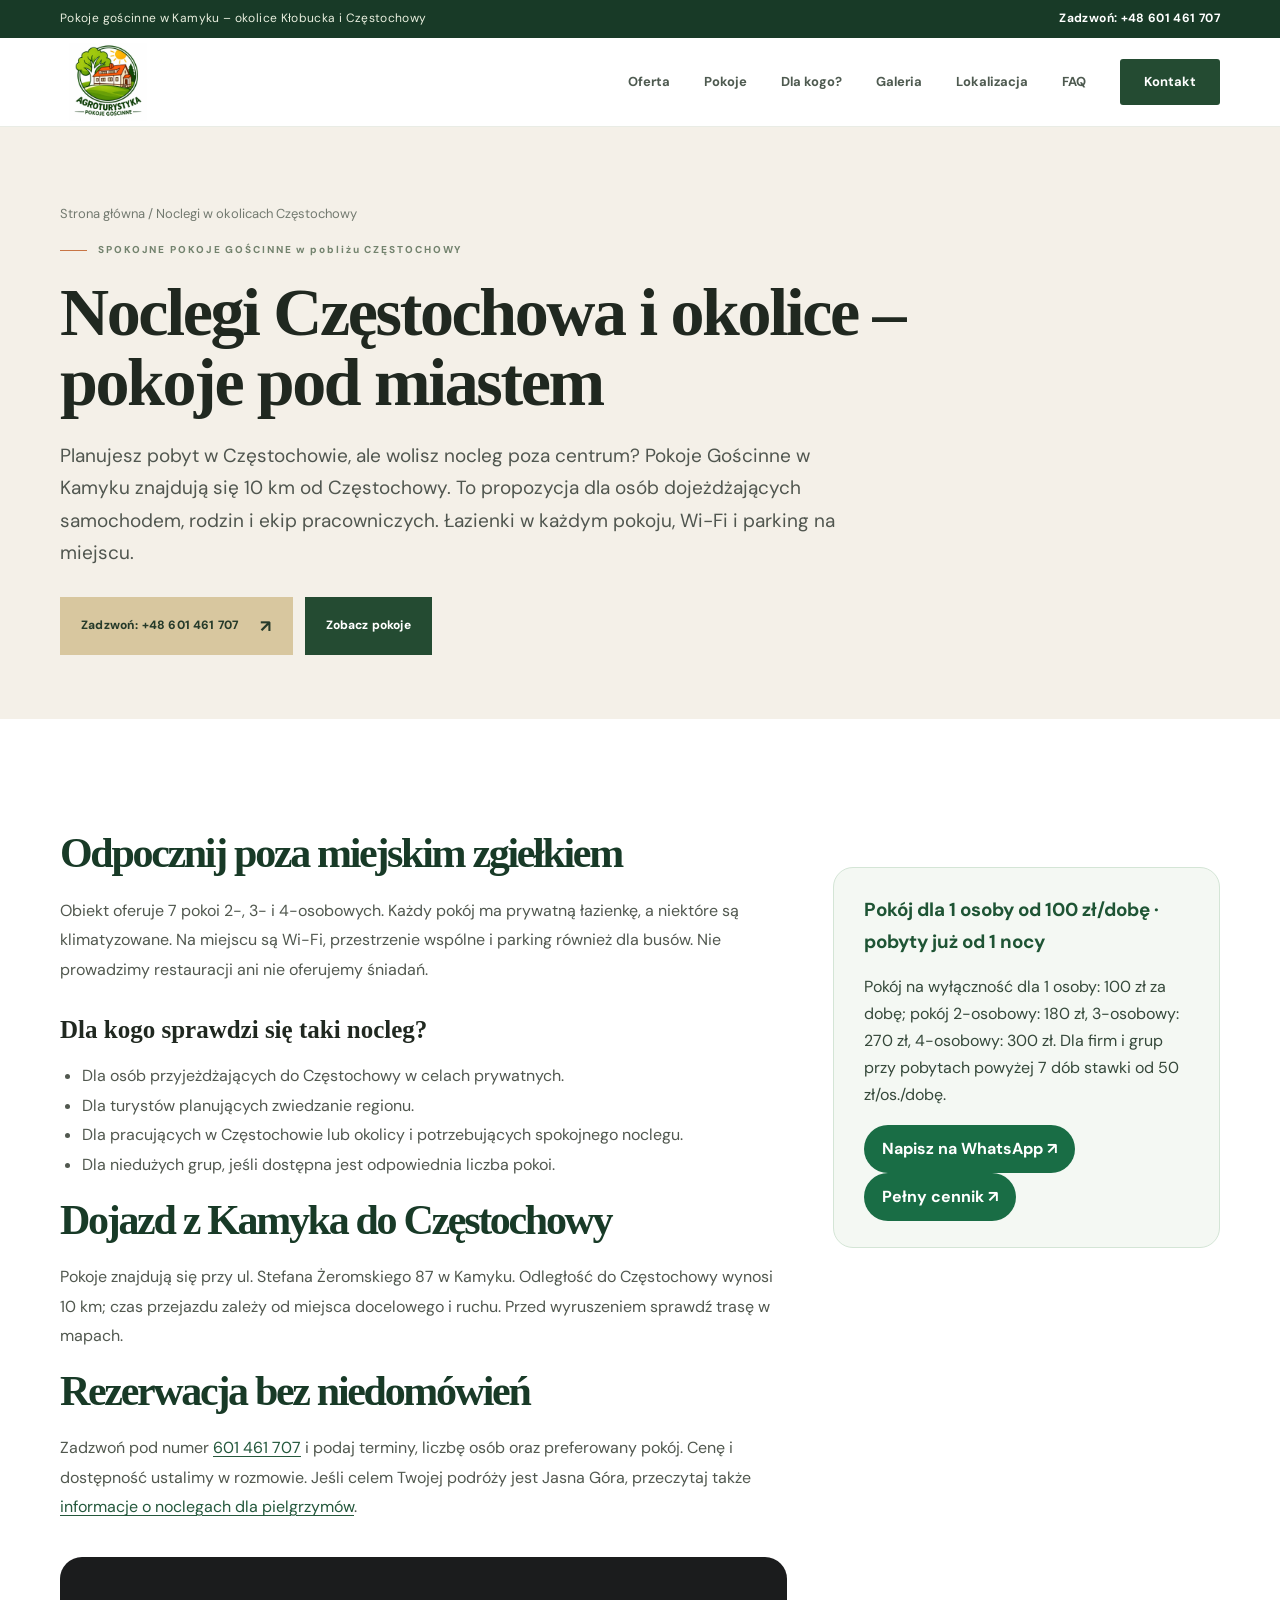
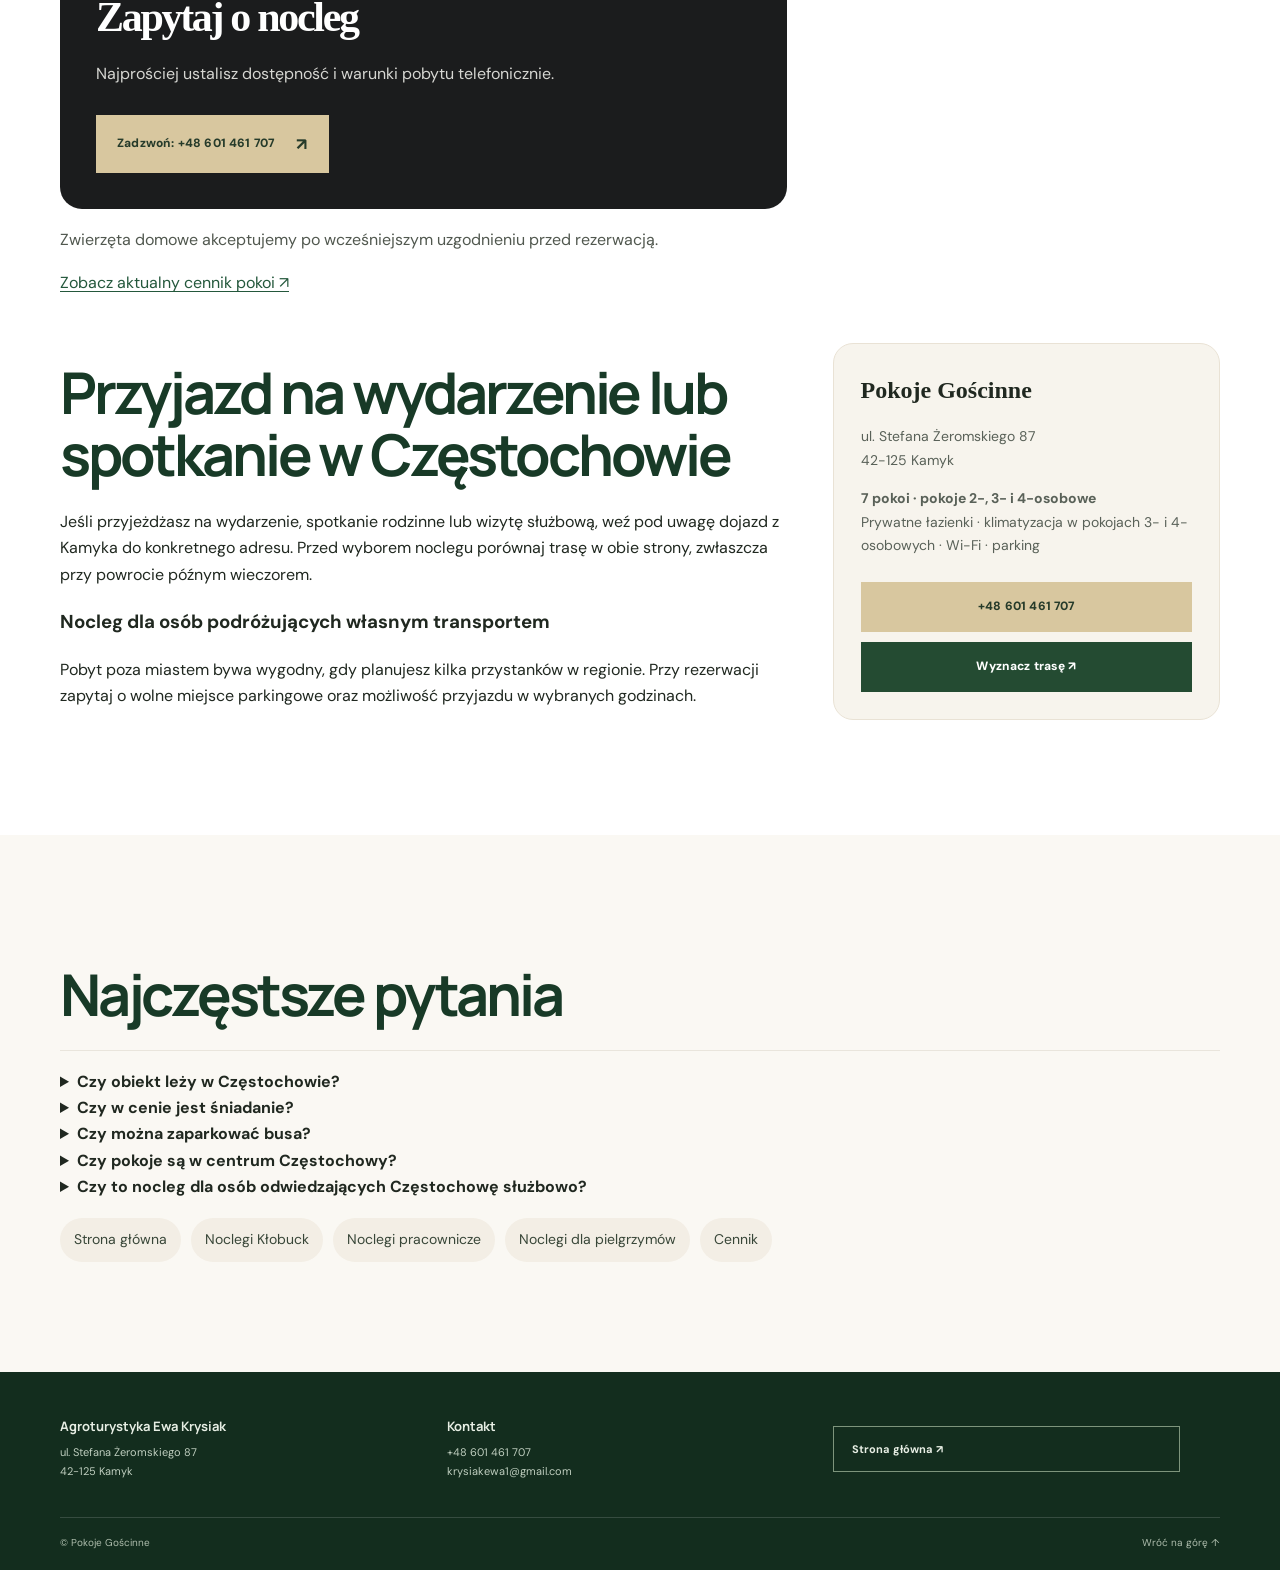
<file: noclegi-czestochowa.html>
<!DOCTYPE html>

<html lang="pl"><head><meta charset="utf-8"/><meta content="width=device-width, initial-scale=1" name="viewport"/><meta content="Noclegi w okolicach Częstochowy: pokoje w Kamyku, 10 km od miasta. Wspólna kuchnia, prywatne łazienki, parking. Pobyty od jednej nocy." name="description"/><meta content="index,follow,max-image-preview:large" name="robots"/><meta content="#244b32" name="theme-color"/><title>Noclegi Częstochowa i okolice – pokoje 10 km od miasta</title><meta content="website" property="og:type"/><meta content="Noclegi Częstochowa i okolice – pokoje 10 km od miasta" property="og:title"/><meta content="Noclegi w okolicach Częstochowy: pokoje w Kamyku, 10 km od miasta. Wspólna kuchnia, prywatne łazienki, parking. Pobyty od jednej nocy." property="og:description"/><link href="https://fonts.googleapis.com" rel="preconnect"/><link crossorigin="" href="https://fonts.gstatic.com" rel="preconnect"/><link href="https://fonts.googleapis.com/css2?family=DM+Sans:wght@400;500;600;700&amp;family=Manrope:wght@400;500;600;700;800&amp;display=swap" rel="stylesheet"/><link href="style.css" rel="stylesheet"/><meta content="pl_PL" property="og:locale"/><meta content="summary_large_image" name="twitter:card"/><link href="favicon.png" rel="icon" type="image/png"/><meta content="Noclegi Częstochowa i okolice – pokoje 10 km od miasta" name="twitter:title"/><meta content="Noclegi w okolicach Częstochowy: pokoje w Kamyku, 10 km od miasta. Wspólna kuchnia, prywatne łazienki, parking. Pobyty od jednej nocy." name="twitter:description"/><script type="application/ld+json">{"@context":"https://schema.org","@graph":[{"@context":"https://schema.org","@type":"LodgingBusiness","@id":"SITE_ORIGIN/#lodging","name":"Pokoje Gościnne Kamyk k. Kłobucka","legalName":"Agroturystyka Ewa Krysiak","url":"SITE_ORIGIN/","telephone":"+48601461707","email":"krysiakewa1@gmail.com","image":"SITE_ORIGIN/assets/img/front-ogrod-v58.webp","address":{"@type":"PostalAddress","streetAddress":"ul. Stefana Żeromskiego 87","addressLocality":"Kamyk","postalCode":"42-125","addressCountry":"PL"},"numberOfRooms":7,"description":"Pokoje Gościnne w Kamyku, 6 km od Kłobucka i 10 km od Częstochowy. 7 pokoi, 19 miejsc noclegowych, pokoje 2-, 3- i 4-osobowe, możliwość pobytu jednej osoby w pokoju na wyłączność. Prywatne łazienki, Wi-Fi, wspólna kuchnia, bezpłatny parking; zwierzęta po wcześniejszym uzgodnieniu.","priceRange":"100–300 PLN za pokój/dobę; dla firm i grup powyżej 7 dób od 50 PLN/os./dobę","amenityFeature":[{"@type":"LocationFeatureSpecification","name":"Prywatna łazienka z prysznicem","value":true},{"@type":"LocationFeatureSpecification","name":"Wi-Fi","value":true},{"@type":"LocationFeatureSpecification","name":"Klimatyzacja w pokojach 3- i 4-osobowych","value":true},{"@type":"LocationFeatureSpecification","name":"Wspólna kuchnia","value":true},{"@type":"LocationFeatureSpecification","name":"Ogrodzony bezpłatny parking","value":true},{"@type":"LocationFeatureSpecification","name":"Możliwość przechowywania rowerów","value":true},{"@type":"LocationFeatureSpecification","name":"Pościel i ręczniki w cenie","value":true}],"hasMap":"https://maps.app.goo.gl/J1AA3d7GE7QL9PwV7","sameAs":["https://maps.app.goo.gl/J1AA3d7GE7QL9PwV7"],"geo":{"@type":"GeoCoordinates","latitude":50.8957778,"longitude":19.0178547},"petsAllowed":"Po wcześniejszym uzgodnieniu","checkinTime":"14:00","checkoutTime":"11:00"},{"@type":"WebPage","@id":"SITE_ORIGIN/noclegi-czestochowa.html#webpage","url":"SITE_ORIGIN/noclegi-czestochowa.html","name":"Noclegi Częstochowa i okolice – pokoje 10 km od miasta","inLanguage":"pl-PL","about":{"@id":"SITE_ORIGIN/#lodging"},"breadcrumb":{"@id":"SITE_ORIGIN/noclegi-czestochowa.html#breadcrumb"}},{"@type":"BreadcrumbList","@id":"SITE_ORIGIN/noclegi-czestochowa.html#breadcrumb","itemListElement":[{"@type":"ListItem","position":1,"name":"Strona główna","item":"SITE_ORIGIN/"},{"@type":"ListItem","position":2,"name":"Noclegi Częstochowa","item":"SITE_ORIGIN/noclegi-czestochowa.html"}]}]}</script><link href="SITE_ORIGIN/noclegi-czestochowa.html" rel="canonical"/><meta content="SITE_ORIGIN/noclegi-czestochowa.html" property="og:url"/><meta content="SITE_ORIGIN/assets/img/front-ogrod-v58.webp" property="og:image"/></head><body><a class="skip-link" href="#main-content">Przejdź do treści</a><div class="topline"><div class="wrap topline-inner"><span>Pokoje gościnne w Kamyku – okolice Kłobucka i Częstochowy</span><a href="tel:+48601461707">Zadzwoń: +48 601 461 707</a></div></div><header class="header" id="top"><div class="wrap nav-wrap"><a class="brand" href="index.html"><img alt="Pokoje Gościnne w Kamyku – strona główna" decoding="async" fetchpriority="low" height="420" loading="eager" src="assets/img/logo-optimized.webp" width="420"/></a><button aria-controls="main-navigation" aria-expanded="false" aria-label="Otwórz menu" class="menu-toggle" type="button"><span></span><span></span><span></span></button><nav aria-label="Menu główne" class="nav" id="main-navigation"><a href="index.html#oferta">Oferta</a><a href="index.html#pokoje">Pokoje</a><a href="index.html#grupy">Dla kogo?</a><a href="index.html#galeria">Galeria</a><a href="index.html#okolica">Lokalizacja</a><a href="index.html#faq">FAQ</a><a class="nav-cta" href="index.html#kontakt">Kontakt</a></nav></div></header><main id="main-content"><section class="content-hero"><div class="wrap"><nav aria-label="Ścieżka nawigacji" class="breadcrumb"><a href="index.html">Strona główna</a> / Noclegi w okolicach Częstochowy</nav><div class="eyebrow"><span></span> SPOKOJNE POKOJE GOŚCINNE w pobliżu CZĘSTOCHOWY</div><h1>Noclegi Częstochowa i okolice – pokoje pod miastem</h1><p class="lead">Planujesz pobyt w Częstochowie, ale wolisz nocleg poza centrum? Pokoje Gościnne w Kamyku znajdują się 10 km od Częstochowy. To propozycja dla osób dojeżdżających samochodem, rodzin i ekip pracowniczych. Łazienki w każdym pokoju, Wi-Fi i parking na miejscu.</p><div class="content-hero-actions"><a class="btn btn-primary" href="tel:+48601461707">Zadzwoń: +48 601 461 707 <span>↗</span></a><a class="btn btn-dark" href="index.html#pokoje">Zobacz pokoje</a></div></div></section><section class="section"><div class="wrap content-layout"><article class="content-copy"><h2>Odpocznij poza miejskim zgiełkiem</h2><p>Obiekt oferuje 7 pokoi 2-, 3- i 4-osobowych. Każdy pokój ma prywatną łazienkę, a niektóre są klimatyzowane. Na miejscu są Wi-Fi, przestrzenie wspólne i parking również dla busów. Nie prowadzimy restauracji ani nie oferujemy śniadań.</p><h3>Dla kogo sprawdzi się taki nocleg?</h3><ul><li>Dla osób przyjeżdżających do Częstochowy w celach prywatnych.</li><li>Dla turystów planujących zwiedzanie regionu.</li><li>Dla pracujących w Częstochowie lub okolicy i potrzebujących spokojnego noclegu.</li><li>Dla niedużych grup, jeśli dostępna jest odpowiednia liczba pokoi.</li></ul><h2>Dojazd z Kamyka do Częstochowy</h2><p>Pokoje znajdują się przy ul. Stefana Żeromskiego 87 w Kamyku. Odległość do Częstochowy wynosi 10 km; czas przejazdu zależy od miejsca docelowego i ruchu. Przed wyruszeniem sprawdź trasę w mapach.</p><h2>Rezerwacja bez niedomówień</h2><p>Zadzwoń pod numer <a href="tel:+48601461707">601 461 707</a> i podaj terminy, liczbę osób oraz preferowany pokój. Cenę i dostępność ustalimy w rozmowie. Jeśli celem Twojej podróży jest Jasna Góra, przeczytaj także <a href="noclegi-dla-pielgrzymow.html">informacje o noclegach dla pielgrzymów</a>.</p><div class="page-cta"><h2>Zapytaj o nocleg</h2><p>Najprościej ustalisz dostępność i warunki pobytu telefonicznie.</p><a class="btn btn-primary" href="tel:+48601461707">Zadzwoń: +48 601 461 707 <span>↗</span></a></div><p>Zwierzęta domowe akceptujemy po wcześniejszym uzgodnieniu przed rezerwacją.</p><a href="index.html#cennik">Zobacz aktualny cennik pokoi ↗</a></article><aside aria-label="Warunki pobytu" class="subpage-offer-summary"><strong>Pokój dla 1 osoby od 100 zł/dobę · pobyty już od 1 nocy</strong><p>Pokój na wyłączność dla 1 osoby: 100 zł za dobę; pokój 2-osobowy: 180 zł, 3-osobowy: 270 zł, 4-osobowy: 300 zł. Dla firm i grup przy pobytach powyżej 7 dób stawki od 50 zł/os./dobę.</p><a href="https://wa.me/48601461707" rel="noopener noreferrer" target="_blank">Napisz na WhatsApp ↗</a><a href="index.html#cennik">Pełny cennik ↗</a></aside><section class="local-proof"><h2>Przyjazd na wydarzenie lub spotkanie w Częstochowie</h2><p>Jeśli przyjeżdżasz na wydarzenie, spotkanie rodzinne lub wizytę służbową, weź pod uwagę dojazd z Kamyka do konkretnego adresu. Przed wyborem noclegu porównaj trasę w obie strony, zwłaszcza przy powrocie późnym wieczorem.</p><h3>Nocleg dla osób podróżujących własnym transportem</h3><p>Pobyt poza miastem bywa wygodny, gdy planujesz kilka przystanków w regionie. Przy rezerwacji zapytaj o wolne miejsce parkingowe oraz możliwość przyjazdu w wybranych godzinach.</p></section><aside class="content-aside"><h3>Pokoje Gościnne</h3><p>ul. Stefana Żeromskiego 87<br/>42-125 Kamyk</p><p><strong>7 pokoi · pokoje 2-, 3- i 4-osobowe</strong><br/>Prywatne łazienki · klimatyzacja w pokojach 3- i 4-osobowych · Wi-Fi · parking</p><a class="btn btn-primary" href="tel:+48601461707">+48 601 461 707</a><a class="btn btn-dark" href="https://maps.app.goo.gl/J1AA3d7GE7QL9PwV7" rel="noopener noreferrer" target="_blank">Wyznacz trasę ↗</a></aside></div></section><section class="section" style="background:#faf8f3"><div class="wrap"><h2>Najczęstsze pytania</h2><div class="content-faq faq-unique"><details><summary>Czy obiekt leży w Częstochowie?</summary><p>Nie. Znajduje się w Kamyku, 10 km od Częstochowy.</p></details><details><summary>Czy w cenie jest śniadanie?</summary><p>Nie oferujemy śniadań ani innych posiłków. Goście mogą korzystać z kuchni.</p></details><details><summary>Czy można zaparkować busa?</summary><p>Tak, na miejscu znajduje się parking również dla busów.</p></details><details><summary>Czy pokoje są w centrum Częstochowy?</summary><p>Nie. Obiekt położony jest w Kamyku, 10 km od Częstochowy. Przed rezerwacją warto sprawdzić trasę do konkretnego celu.</p></details><details><summary>Czy to nocleg dla osób odwiedzających Częstochowę służbowo?</summary><p>Tak, można zapytać o pobyt służbowy lub zakwaterowanie grupy. Do dyspozycji są pokoje z łazienkami, Wi-Fi i parking, także dla busów.</p></details></div><div class="related-pages"><a href="index.html">Strona główna</a><a href="noclegi-klobuck.html">Noclegi Kłobuck</a><a href="noclegi-pracownicze-kamyk.html">Noclegi pracownicze</a><a href="noclegi-dla-pielgrzymow.html">Noclegi dla pielgrzymów</a><a href="index.html#cennik">Cennik</a></div></div></section></main><footer class="footer"><div class="wrap footer-main"><div><strong>Agroturystyka Ewa Krysiak</strong><span>ul. Stefana Żeromskiego 87<br/>42-125 Kamyk</span></div><div><strong>Kontakt</strong><a href="tel:+48601461707">+48 601 461 707</a><a href="mailto:krysiakewa1@gmail.com">krysiakewa1@gmail.com</a></div><a class="footer-call" href="index.html">Strona główna ↗</a></div><div class="wrap footer-bottom"><span>© Pokoje Gościnne</span><a href="#top">Wróć na górę ↑</a></div></footer><a class="mobile-call" href="tel:+48601461707"><span>☎</span> Zadzwoń: +48 601 461 707</a><script defer="" src="script.js"></script></body></html>
</file>
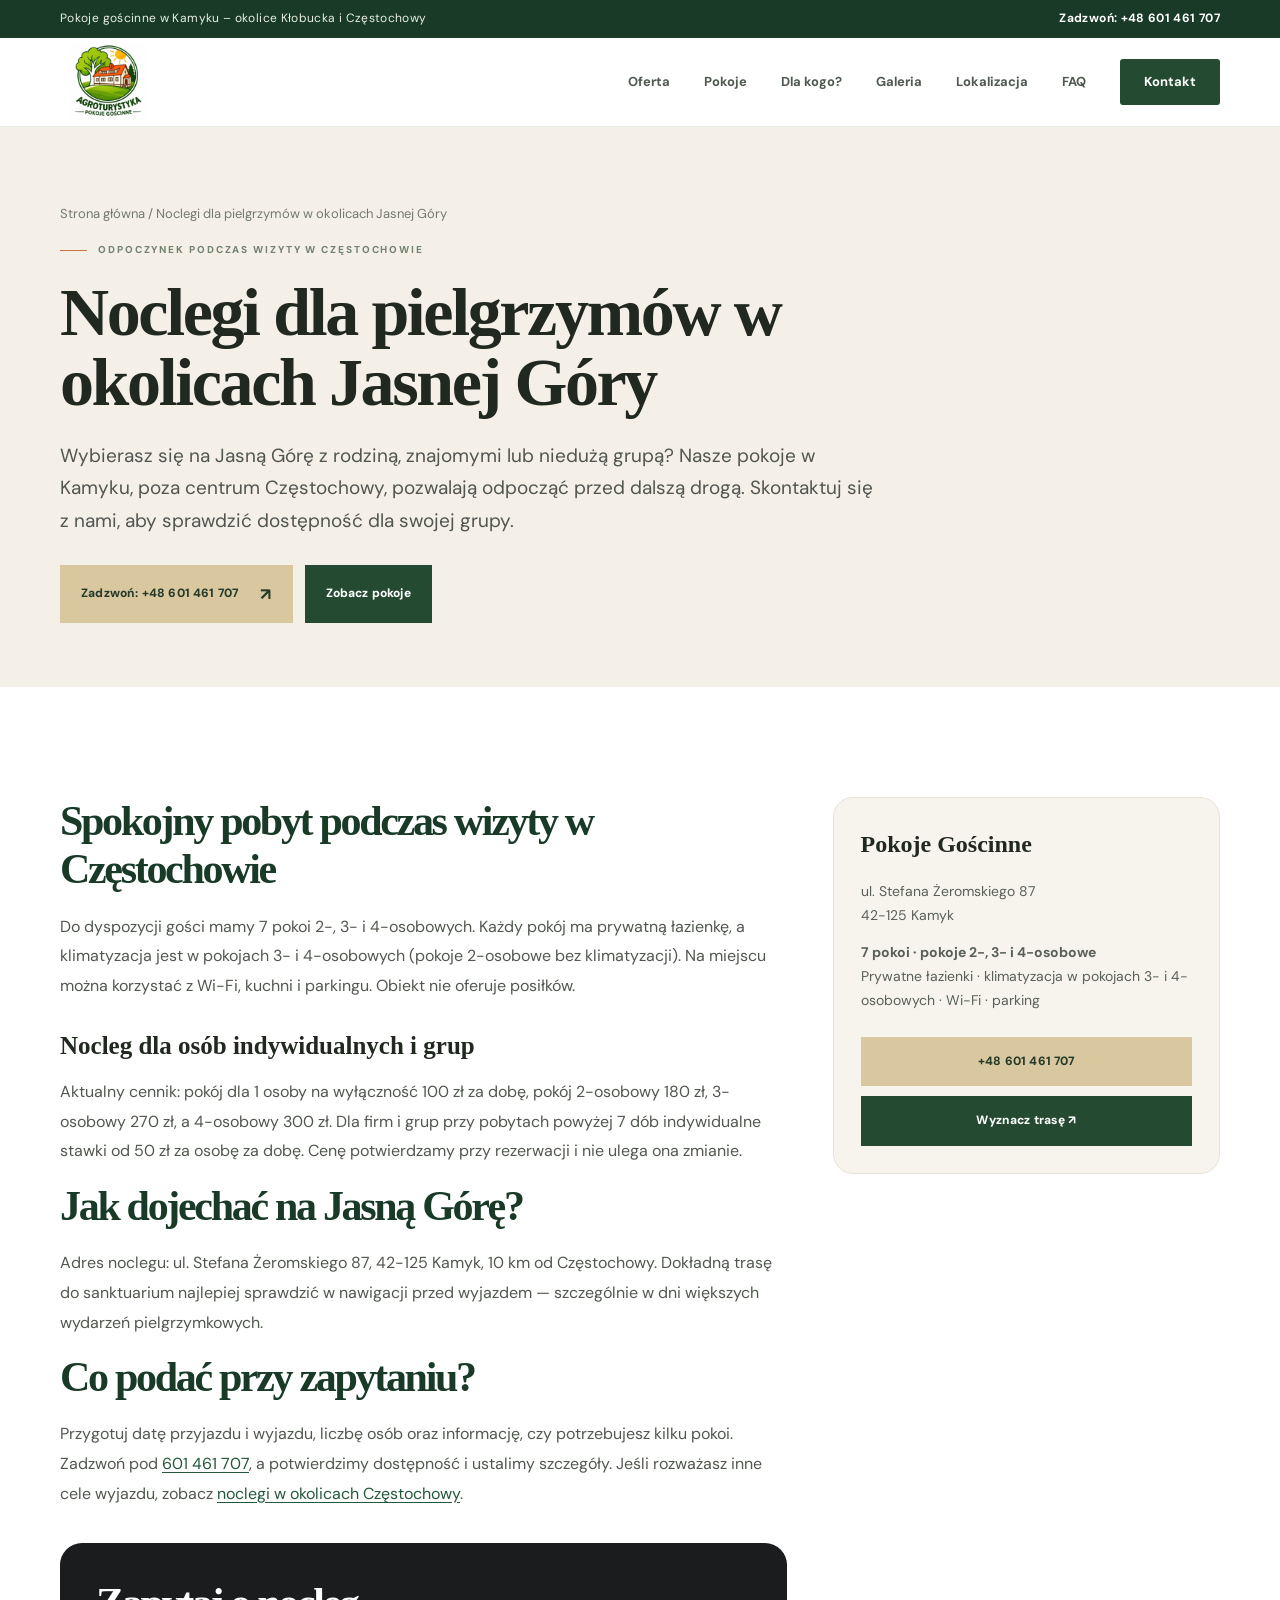
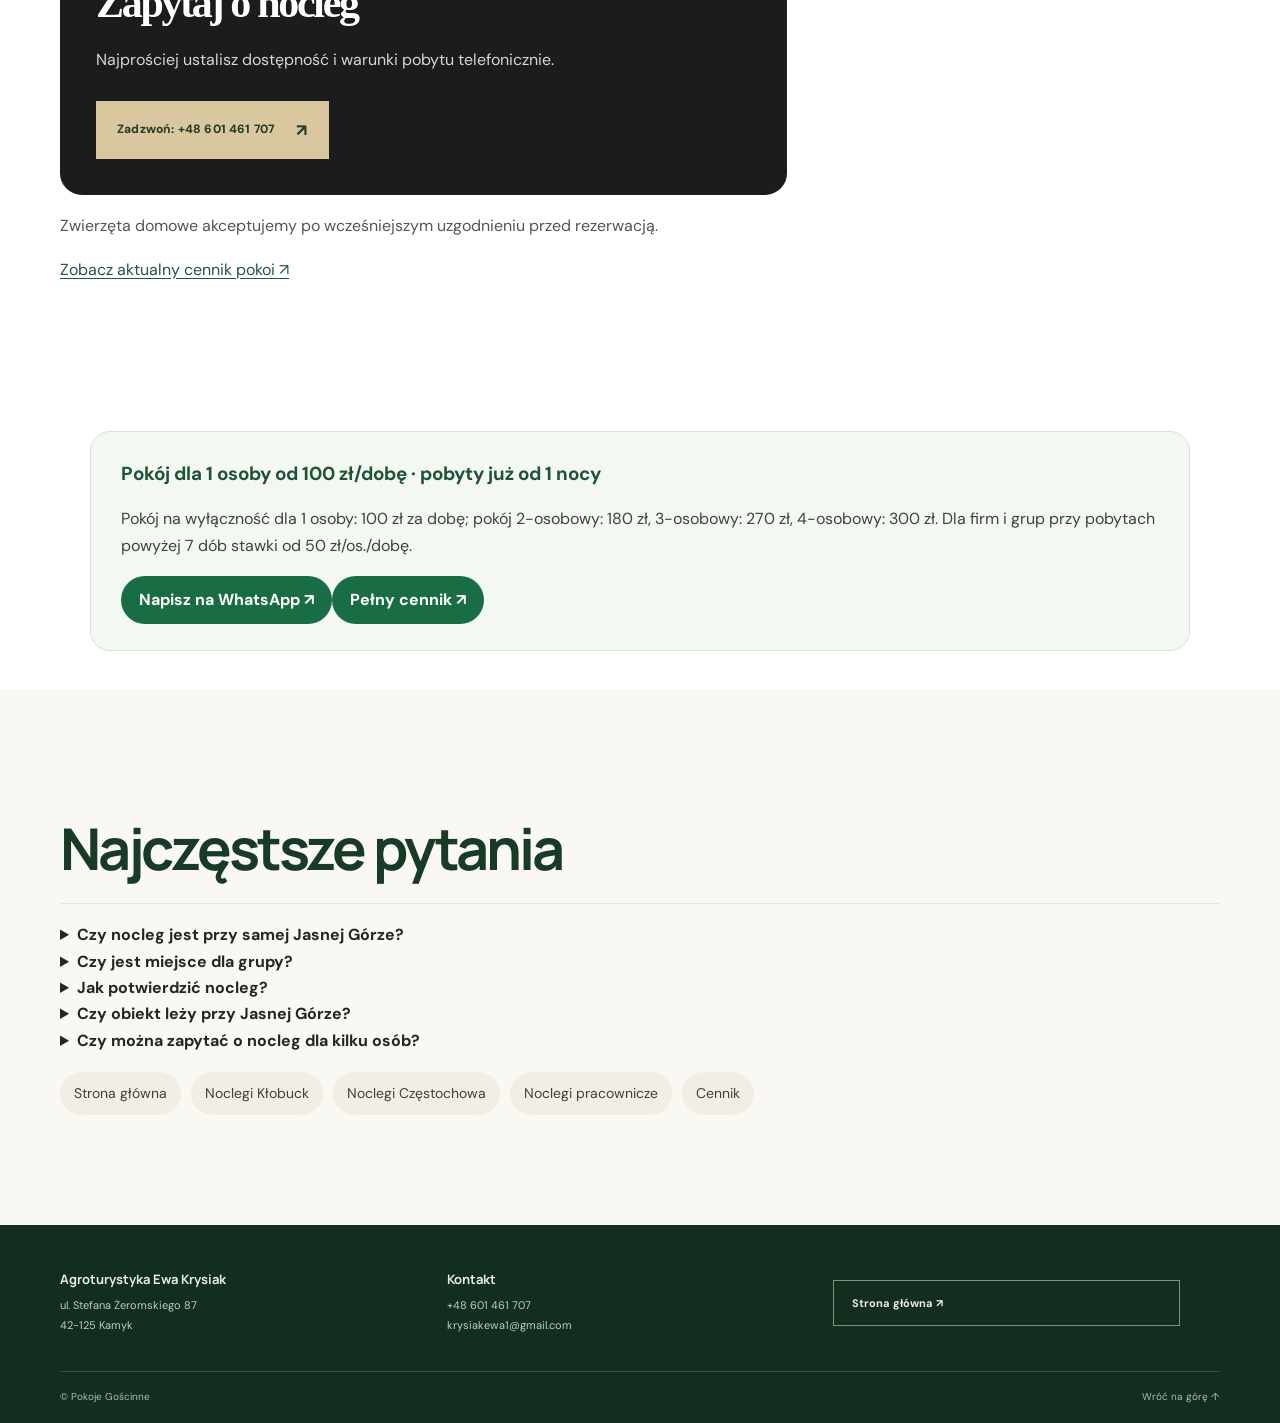
<file: noclegi-dla-pielgrzymow.html>
<!DOCTYPE html>

<html lang="pl"><head><meta charset="utf-8"/><meta content="width=device-width, initial-scale=1" name="viewport"/><meta content="Noclegi dla osób odwiedzających Jasną Górę i Częstochowę. Pokoje w Kamyku, 10 km od miasta, z łazienkami i dostępem do wspólnej kuchni." name="description"/><meta content="index,follow,max-image-preview:large" name="robots"/><meta content="#244b32" name="theme-color"/><title>Noclegi dla pielgrzymów – okolice Jasnej Góry, Częstochowa</title><meta content="website" property="og:type"/><meta content="Noclegi dla pielgrzymów – okolice Jasnej Góry, Częstochowa" property="og:title"/><meta content="Noclegi dla osób odwiedzających Jasną Górę i Częstochowę. Pokoje w Kamyku, 10 km od miasta, z łazienkami i dostępem do wspólnej kuchni." property="og:description"/><link href="https://fonts.googleapis.com" rel="preconnect"/><link crossorigin="" href="https://fonts.gstatic.com" rel="preconnect"/><link href="https://fonts.googleapis.com/css2?family=DM+Sans:wght@400;500;600;700&amp;family=Manrope:wght@400;500;600;700;800&amp;display=swap" rel="stylesheet"/><link href="style.css" rel="stylesheet"/><meta content="pl_PL" property="og:locale"/><meta content="summary_large_image" name="twitter:card"/><link href="favicon.png" rel="icon" type="image/png"/><meta content="Noclegi dla pielgrzymów – okolice Jasnej Góry, Częstochowa" name="twitter:title"/><meta content="Noclegi dla osób odwiedzających Jasną Górę i Częstochowę. Pokoje w Kamyku, 10 km od miasta, z łazienkami i dostępem do wspólnej kuchni." name="twitter:description"/><script type="application/ld+json">{"@context":"https://schema.org","@graph":[{"@context":"https://schema.org","@type":"LodgingBusiness","@id":"SITE_ORIGIN/#lodging","name":"Pokoje Gościnne Kamyk k. Kłobucka","legalName":"Agroturystyka Ewa Krysiak","url":"SITE_ORIGIN/","telephone":"+48601461707","email":"krysiakewa1@gmail.com","image":"SITE_ORIGIN/assets/img/front-ogrod-v58.webp","address":{"@type":"PostalAddress","streetAddress":"ul. Stefana Żeromskiego 87","addressLocality":"Kamyk","postalCode":"42-125","addressCountry":"PL"},"numberOfRooms":7,"description":"Pokoje Gościnne w Kamyku, 6 km od Kłobucka i 10 km od Częstochowy. 7 pokoi, 19 miejsc noclegowych, pokoje 2-, 3- i 4-osobowe, możliwość pobytu jednej osoby w pokoju na wyłączność. Prywatne łazienki, Wi-Fi, wspólna kuchnia, bezpłatny parking; zwierzęta po wcześniejszym uzgodnieniu.","priceRange":"100–300 PLN za pokój/dobę; dla firm i grup powyżej 7 dób od 50 PLN/os./dobę","amenityFeature":[{"@type":"LocationFeatureSpecification","name":"Prywatna łazienka z prysznicem","value":true},{"@type":"LocationFeatureSpecification","name":"Wi-Fi","value":true},{"@type":"LocationFeatureSpecification","name":"Klimatyzacja w pokojach 3- i 4-osobowych","value":true},{"@type":"LocationFeatureSpecification","name":"Wspólna kuchnia","value":true},{"@type":"LocationFeatureSpecification","name":"Ogrodzony bezpłatny parking","value":true},{"@type":"LocationFeatureSpecification","name":"Możliwość przechowywania rowerów","value":true},{"@type":"LocationFeatureSpecification","name":"Pościel i ręczniki w cenie","value":true}],"hasMap":"https://maps.app.goo.gl/J1AA3d7GE7QL9PwV7","sameAs":["https://maps.app.goo.gl/J1AA3d7GE7QL9PwV7"],"geo":{"@type":"GeoCoordinates","latitude":50.8957778,"longitude":19.0178547},"petsAllowed":"Po wcześniejszym uzgodnieniu","checkinTime":"14:00","checkoutTime":"11:00"},{"@type":"WebPage","@id":"SITE_ORIGIN/noclegi-dla-pielgrzymow.html#webpage","url":"SITE_ORIGIN/noclegi-dla-pielgrzymow.html","name":"Noclegi dla pielgrzymów – okolice Jasnej Góry, Częstochowa","inLanguage":"pl-PL","about":{"@id":"SITE_ORIGIN/#lodging"},"breadcrumb":{"@id":"SITE_ORIGIN/noclegi-dla-pielgrzymow.html#breadcrumb"}},{"@type":"BreadcrumbList","@id":"SITE_ORIGIN/noclegi-dla-pielgrzymow.html#breadcrumb","itemListElement":[{"@type":"ListItem","position":1,"name":"Strona główna","item":"SITE_ORIGIN/"},{"@type":"ListItem","position":2,"name":"Noclegi dla pielgrzymów","item":"SITE_ORIGIN/noclegi-dla-pielgrzymow.html"}]}]}</script><link href="SITE_ORIGIN/noclegi-dla-pielgrzymow.html" rel="canonical"/><meta content="SITE_ORIGIN/noclegi-dla-pielgrzymow.html" property="og:url"/><meta content="SITE_ORIGIN/assets/img/front-ogrod-v58.webp" property="og:image"/></head><body><a class="skip-link" href="#main-content">Przejdź do treści</a><div class="topline"><div class="wrap topline-inner"><span>Pokoje gościnne w Kamyku – okolice Kłobucka i Częstochowy</span><a href="tel:+48601461707">Zadzwoń: +48 601 461 707</a></div></div><header class="header" id="top"><div class="wrap nav-wrap"><a class="brand" href="index.html"><img alt="Pokoje Gościnne w Kamyku – strona główna" decoding="async" fetchpriority="low" height="420" loading="eager" src="assets/img/logo-optimized.webp" width="420"/></a><button aria-controls="main-navigation" aria-expanded="false" aria-label="Otwórz menu" class="menu-toggle" type="button"><span></span><span></span><span></span></button><nav aria-label="Menu główne" class="nav" id="main-navigation"><a href="index.html#oferta">Oferta</a><a href="index.html#pokoje">Pokoje</a><a href="index.html#grupy">Dla kogo?</a><a href="index.html#galeria">Galeria</a><a href="index.html#okolica">Lokalizacja</a><a href="index.html#faq">FAQ</a><a class="nav-cta" href="index.html#kontakt">Kontakt</a></nav></div></header><main id="main-content"><section class="content-hero"><div class="wrap"><nav aria-label="Ścieżka nawigacji" class="breadcrumb"><a href="index.html">Strona główna</a> / Noclegi dla pielgrzymów w okolicach Jasnej Góry</nav><div class="eyebrow"><span></span> ODPOCZYNEK PODCZAS WIZYTY W CZĘSTOCHOWIE</div><h1>Noclegi dla pielgrzymów w okolicach Jasnej Góry</h1><p class="lead">Wybierasz się na Jasną Górę z rodziną, znajomymi lub niedużą grupą? Nasze pokoje w Kamyku, poza centrum Częstochowy, pozwalają odpocząć przed dalszą drogą. Skontaktuj się z nami, aby sprawdzić dostępność dla swojej grupy.</p><div class="content-hero-actions"><a class="btn btn-primary" href="tel:+48601461707">Zadzwoń: +48 601 461 707 <span>↗</span></a><a class="btn btn-dark" href="index.html#pokoje">Zobacz pokoje</a></div></div></section><section class="section"><div class="wrap content-layout"><article class="content-copy"><h2>Spokojny pobyt podczas wizyty w Częstochowie</h2><p>Do dyspozycji gości mamy 7 pokoi 2-, 3- i 4-osobowych. Każdy pokój ma prywatną łazienkę, a klimatyzacja jest w pokojach 3- i 4-osobowych (pokoje 2-osobowe bez klimatyzacji). Na miejscu można korzystać z Wi-Fi, kuchni i parkingu. Obiekt nie oferuje posiłków.</p><h3>Nocleg dla osób indywidualnych i grup</h3><p>Aktualny cennik: pokój dla 1 osoby na wyłączność 100 zł za dobę, pokój 2-osobowy 180 zł, 3-osobowy 270 zł, a 4-osobowy 300 zł. Dla firm i grup przy pobytach powyżej 7 dób indywidualne stawki od 50 zł za osobę za dobę. Cenę potwierdzamy przy rezerwacji i nie ulega ona zmianie.</p><h2>Jak dojechać na Jasną Górę?</h2><p>Adres noclegu: ul. Stefana Żeromskiego 87, 42-125 Kamyk, 10 km od Częstochowy. Dokładną trasę do sanktuarium najlepiej sprawdzić w nawigacji przed wyjazdem — szczególnie w dni większych wydarzeń pielgrzymkowych.</p><h2>Co podać przy zapytaniu?</h2><p>Przygotuj datę przyjazdu i wyjazdu, liczbę osób oraz informację, czy potrzebujesz kilku pokoi. Zadzwoń pod <a href="tel:+48601461707">601 461 707</a>, a potwierdzimy dostępność i ustalimy szczegóły. Jeśli rozważasz inne cele wyjazdu, zobacz <a href="noclegi-czestochowa.html">noclegi w okolicach Częstochowy</a>.</p><div class="page-cta"><h2>Zapytaj o nocleg</h2><p>Najprościej ustalisz dostępność i warunki pobytu telefonicznie.</p><a class="btn btn-primary" href="tel:+48601461707">Zadzwoń: +48 601 461 707 <span>↗</span></a></div><p>Zwierzęta domowe akceptujemy po wcześniejszym uzgodnieniu przed rezerwacją.</p><a href="index.html#cennik">Zobacz aktualny cennik pokoi ↗</a></article><aside class="content-aside"><h3>Pokoje Gościnne</h3><p>ul. Stefana Żeromskiego 87<br/>42-125 Kamyk</p><p><strong>7 pokoi · pokoje 2-, 3- i 4-osobowe</strong><br/>Prywatne łazienki · klimatyzacja w pokojach 3- i 4-osobowych · Wi-Fi · parking</p><a class="btn btn-primary" href="tel:+48601461707">+48 601 461 707</a><a class="btn btn-dark" href="https://maps.app.goo.gl/J1AA3d7GE7QL9PwV7" rel="noopener noreferrer" target="_blank">Wyznacz trasę ↗</a></aside></div></section><aside aria-label="Warunki pobytu" class="subpage-offer-summary"><strong>Pokój dla 1 osoby od 100 zł/dobę · pobyty już od 1 nocy</strong><p>Pokój na wyłączność dla 1 osoby: 100 zł za dobę; pokój 2-osobowy: 180 zł, 3-osobowy: 270 zł, 4-osobowy: 300 zł. Dla firm i grup przy pobytach powyżej 7 dób stawki od 50 zł/os./dobę.</p><a href="https://wa.me/48601461707" rel="noopener noreferrer" target="_blank">Napisz na WhatsApp ↗</a><a href="index.html#cennik">Pełny cennik ↗</a></aside><section class="section" style="background:#faf8f3"><div class="wrap"><h2>Najczęstsze pytania</h2><div class="content-faq faq-unique"><details><summary>Czy nocleg jest przy samej Jasnej Górze?</summary><p>Nie, obiekt znajduje się w Kamyku pod Częstochową. Trasę do sanktuarium należy zaplanować osobno.</p></details><details><summary>Czy jest miejsce dla grupy?</summary><p>Obiekt ma 7 pokoi 2-, 3- i 4-osobowych; możliwość zakwaterowania grupy zależy od dostępności pokoi.</p></details><details><summary>Jak potwierdzić nocleg?</summary><p>Zadzwoń i podaj termin, liczbę osób i potrzebną liczbę pokoi.</p></details><details><summary>Czy obiekt leży przy Jasnej Górze?</summary><p>Nie. Pokoje znajdują się w Kamyku, 10 km od Częstochowy; dojazd na Jasną Górę należy zaplanować osobno.</p></details><details><summary>Czy można zapytać o nocleg dla kilku osób?</summary><p>Tak. Obiekt ma 7 pokoi 2-, 3- i 4-osobowych, a dostępność dla grup ustalana jest telefonicznie.</p></details></div><div class="related-pages"><a href="index.html">Strona główna</a><a href="noclegi-klobuck.html">Noclegi Kłobuck</a><a href="noclegi-czestochowa.html">Noclegi Częstochowa</a><a href="noclegi-pracownicze-kamyk.html">Noclegi pracownicze</a><a href="index.html#cennik">Cennik</a></div></div></section></main><footer class="footer"><div class="wrap footer-main"><div><strong>Agroturystyka Ewa Krysiak</strong><span>ul. Stefana Żeromskiego 87<br/>42-125 Kamyk</span></div><div><strong>Kontakt</strong><a href="tel:+48601461707">+48 601 461 707</a><a href="mailto:krysiakewa1@gmail.com">krysiakewa1@gmail.com</a></div><a class="footer-call" href="index.html">Strona główna ↗</a></div><div class="wrap footer-bottom"><span>© Pokoje Gościnne</span><a href="#top">Wróć na górę ↑</a></div></footer><a class="mobile-call" href="tel:+48601461707"><span>☎</span> Zadzwoń: +48 601 461 707</a><script defer="" src="script.js"></script></body></html>
</file>
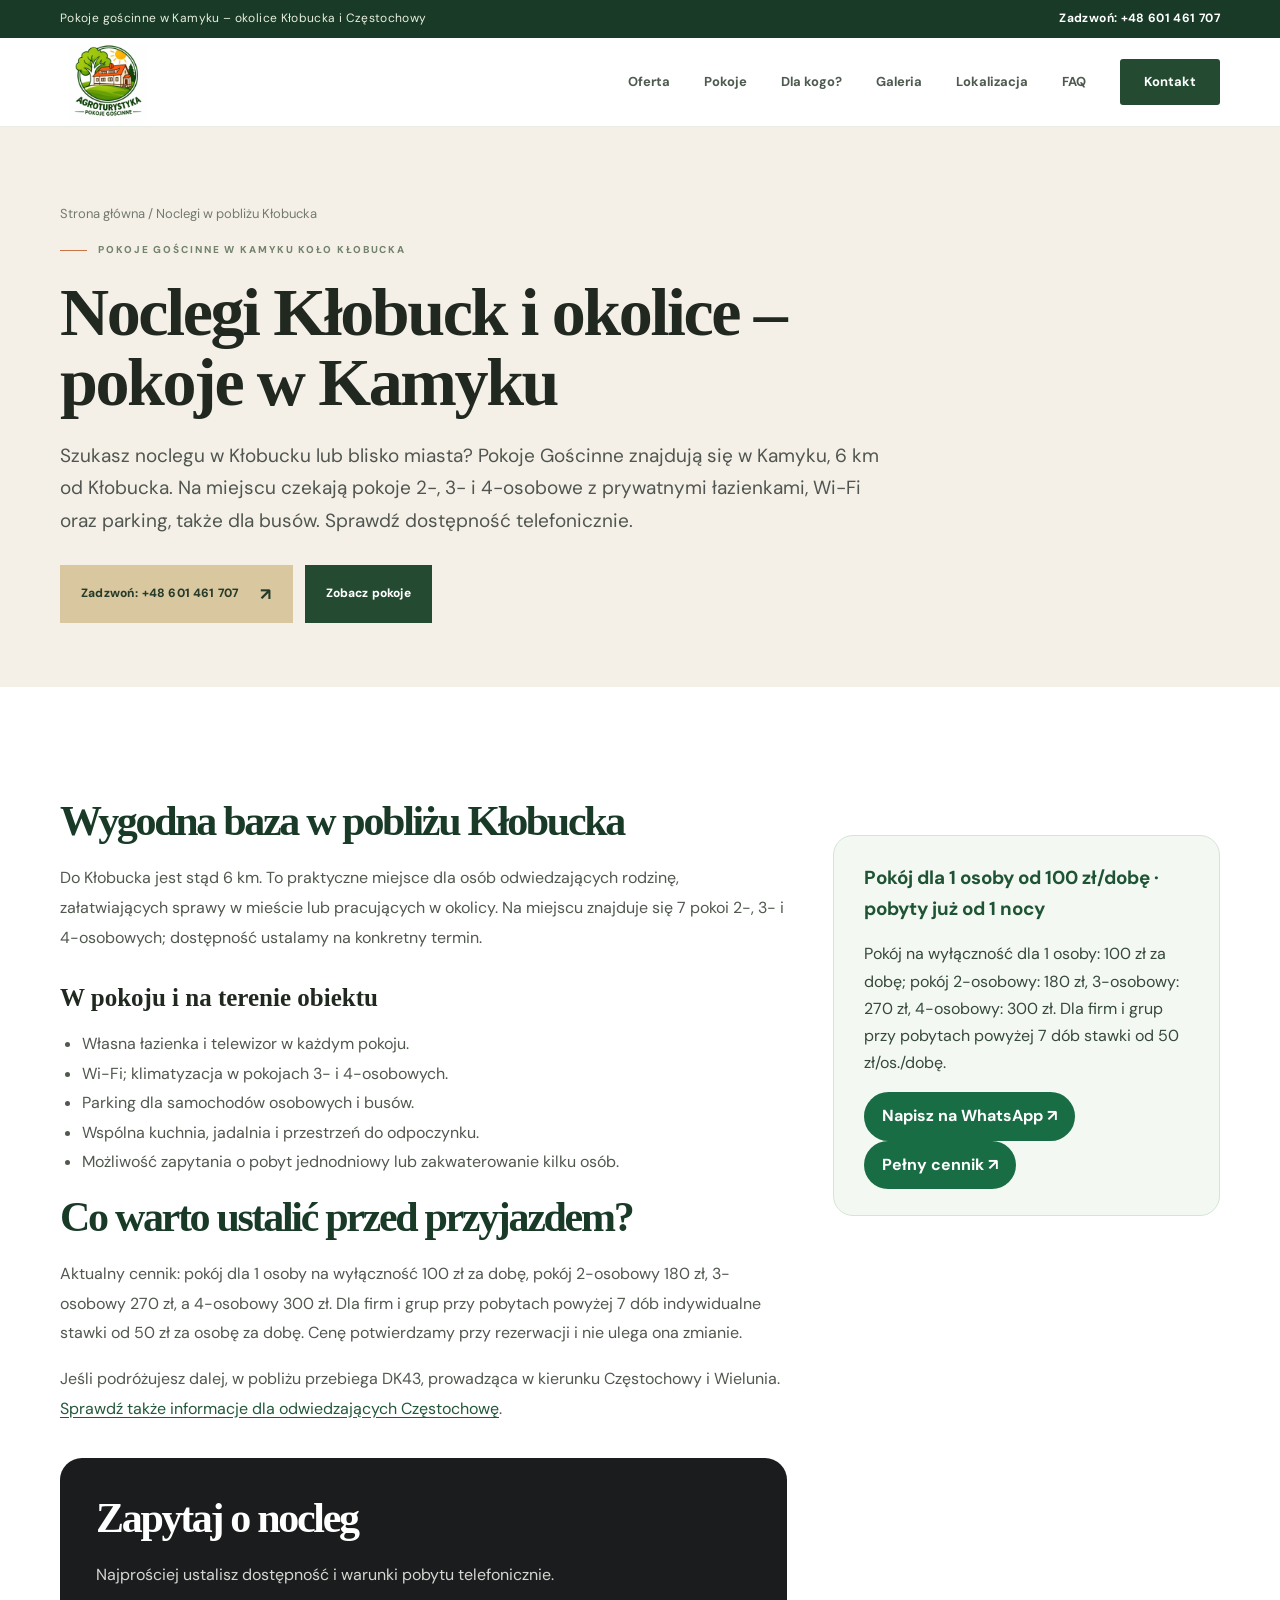
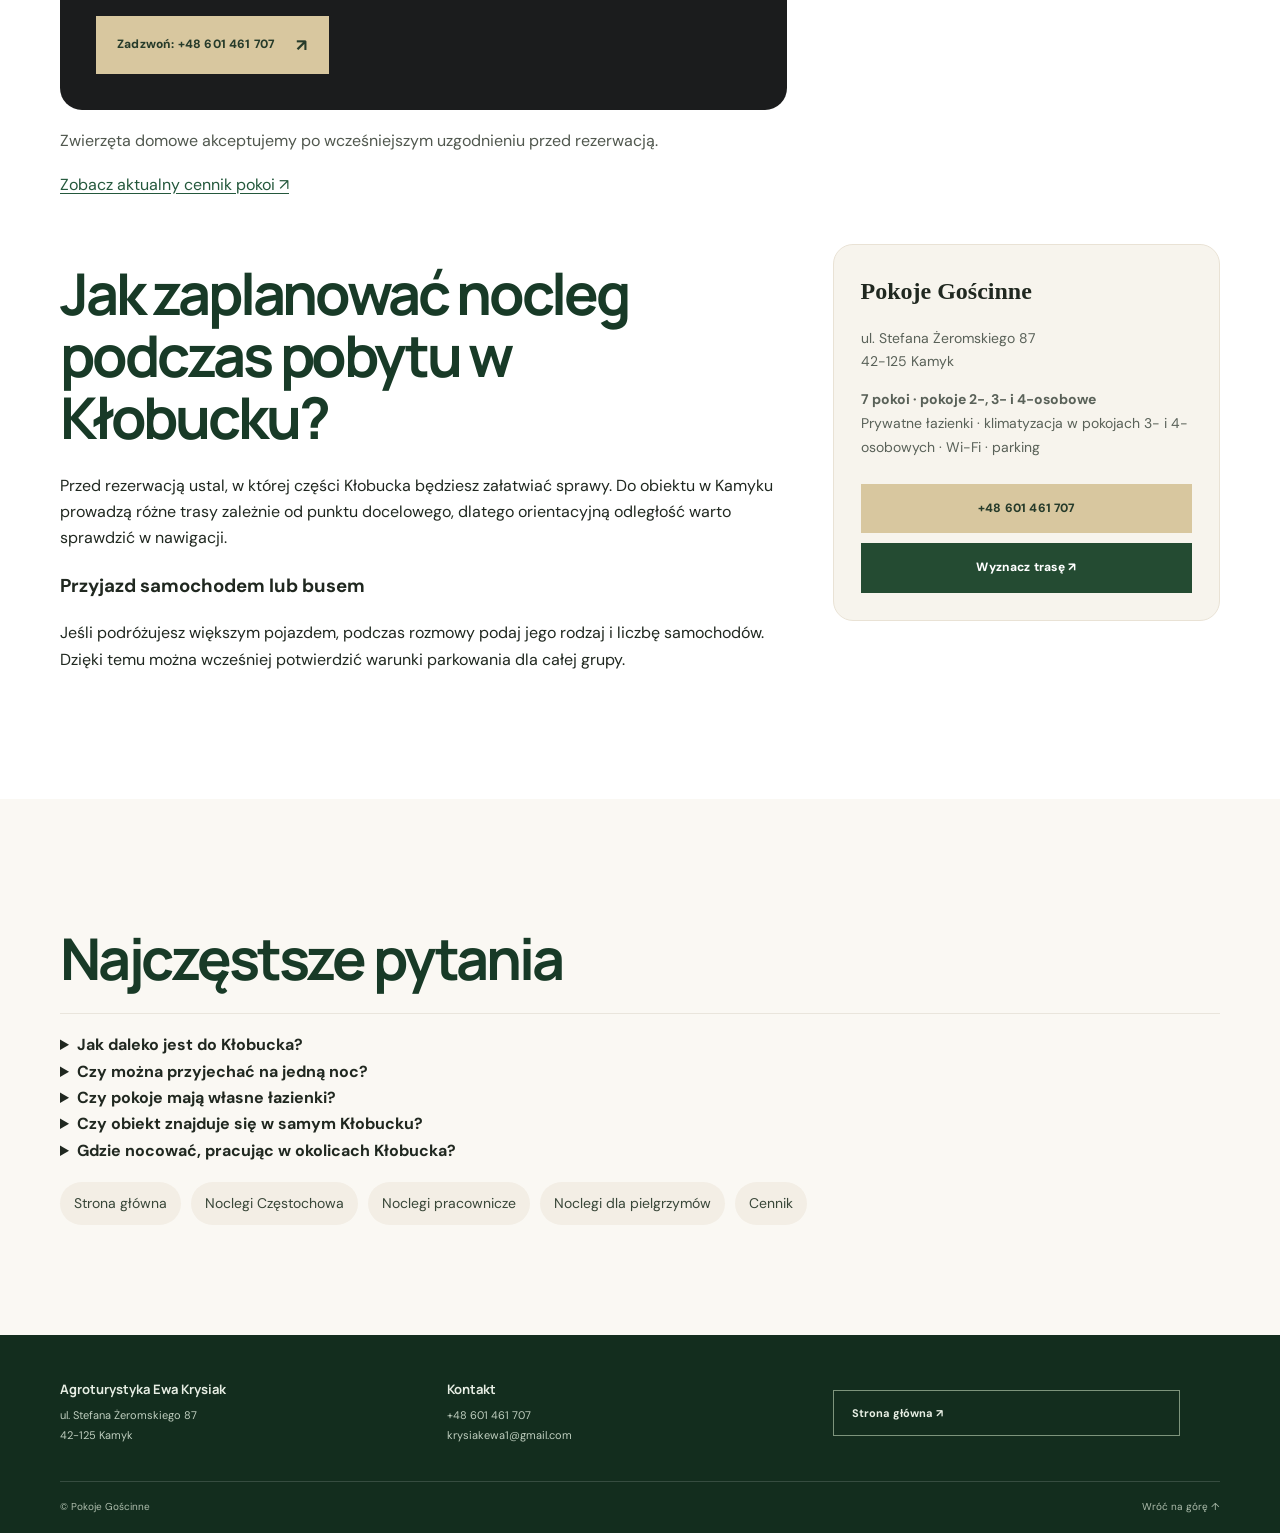
<file: noclegi-klobuck.html>
<!DOCTYPE html>

<html lang="pl"><head><meta charset="utf-8"/><meta content="width=device-width, initial-scale=1" name="viewport"/><meta content="Noclegi blisko Kłobucka: pokoje 2-, 3- i 4-osobowe w Kamyku, 6 km od miasta. Prywatne łazienki, Wi-Fi, kuchnia i parking. Sprawdź termin." name="description"/><meta content="index,follow,max-image-preview:large" name="robots"/><meta content="#244b32" name="theme-color"/><title>Noclegi Kłobuck i okolice – pokoje 6 km od miasta | Kamyk</title><meta content="website" property="og:type"/><meta content="Noclegi Kłobuck i okolice – pokoje 6 km od miasta | Kamyk" property="og:title"/><meta content="Noclegi blisko Kłobucka: pokoje 2-, 3- i 4-osobowe w Kamyku, 6 km od miasta. Prywatne łazienki, Wi-Fi, kuchnia i parking. Sprawdź termin." property="og:description"/><link href="https://fonts.googleapis.com" rel="preconnect"/><link crossorigin="" href="https://fonts.gstatic.com" rel="preconnect"/><link href="https://fonts.googleapis.com/css2?family=DM+Sans:wght@400;500;600;700&amp;family=Manrope:wght@400;500;600;700;800&amp;display=swap" rel="stylesheet"/><link href="style.css" rel="stylesheet"/><meta content="pl_PL" property="og:locale"/><meta content="summary_large_image" name="twitter:card"/><link href="favicon.png" rel="icon" type="image/png"/><meta content="Noclegi Kłobuck i okolice – pokoje 6 km od miasta | Kamyk" name="twitter:title"/><meta content="Noclegi blisko Kłobucka: pokoje 2-, 3- i 4-osobowe w Kamyku, 6 km od miasta. Prywatne łazienki, Wi-Fi, kuchnia i parking. Sprawdź termin." name="twitter:description"/><script type="application/ld+json">{"@context":"https://schema.org","@graph":[{"@context":"https://schema.org","@type":"LodgingBusiness","@id":"SITE_ORIGIN/#lodging","name":"Pokoje Gościnne Kamyk k. Kłobucka","legalName":"Agroturystyka Ewa Krysiak","url":"SITE_ORIGIN/","telephone":"+48601461707","email":"krysiakewa1@gmail.com","image":"SITE_ORIGIN/assets/img/front-ogrod-v58.webp","address":{"@type":"PostalAddress","streetAddress":"ul. Stefana Żeromskiego 87","addressLocality":"Kamyk","postalCode":"42-125","addressCountry":"PL"},"numberOfRooms":7,"description":"Pokoje Gościnne w Kamyku, 6 km od Kłobucka i 10 km od Częstochowy. 7 pokoi, 19 miejsc noclegowych, pokoje 2-, 3- i 4-osobowe, możliwość pobytu jednej osoby w pokoju na wyłączność. Prywatne łazienki, Wi-Fi, wspólna kuchnia, bezpłatny parking; zwierzęta po wcześniejszym uzgodnieniu.","priceRange":"100–300 PLN za pokój/dobę; dla firm i grup powyżej 7 dób od 50 PLN/os./dobę","amenityFeature":[{"@type":"LocationFeatureSpecification","name":"Prywatna łazienka z prysznicem","value":true},{"@type":"LocationFeatureSpecification","name":"Wi-Fi","value":true},{"@type":"LocationFeatureSpecification","name":"Klimatyzacja w pokojach 3- i 4-osobowych","value":true},{"@type":"LocationFeatureSpecification","name":"Wspólna kuchnia","value":true},{"@type":"LocationFeatureSpecification","name":"Ogrodzony bezpłatny parking","value":true},{"@type":"LocationFeatureSpecification","name":"Możliwość przechowywania rowerów","value":true},{"@type":"LocationFeatureSpecification","name":"Pościel i ręczniki w cenie","value":true}],"hasMap":"https://maps.app.goo.gl/J1AA3d7GE7QL9PwV7","sameAs":["https://maps.app.goo.gl/J1AA3d7GE7QL9PwV7"],"geo":{"@type":"GeoCoordinates","latitude":50.8957778,"longitude":19.0178547},"petsAllowed":"Po wcześniejszym uzgodnieniu","checkinTime":"14:00","checkoutTime":"11:00"},{"@type":"WebPage","@id":"SITE_ORIGIN/noclegi-klobuck.html#webpage","url":"SITE_ORIGIN/noclegi-klobuck.html","name":"Noclegi Kłobuck i okolice – pokoje 6 km od miasta | Kamyk","inLanguage":"pl-PL","about":{"@id":"SITE_ORIGIN/#lodging"},"breadcrumb":{"@id":"SITE_ORIGIN/noclegi-klobuck.html#breadcrumb"}},{"@type":"BreadcrumbList","@id":"SITE_ORIGIN/noclegi-klobuck.html#breadcrumb","itemListElement":[{"@type":"ListItem","position":1,"name":"Strona główna","item":"SITE_ORIGIN/"},{"@type":"ListItem","position":2,"name":"Noclegi Kłobuck","item":"SITE_ORIGIN/noclegi-klobuck.html"}]}]}</script><link href="SITE_ORIGIN/noclegi-klobuck.html" rel="canonical"/><meta content="SITE_ORIGIN/noclegi-klobuck.html" property="og:url"/><meta content="SITE_ORIGIN/assets/img/front-ogrod-v58.webp" property="og:image"/></head><body><a class="skip-link" href="#main-content">Przejdź do treści</a><div class="topline"><div class="wrap topline-inner"><span>Pokoje gościnne w Kamyku – okolice Kłobucka i Częstochowy</span><a href="tel:+48601461707">Zadzwoń: +48 601 461 707</a></div></div><header class="header" id="top"><div class="wrap nav-wrap"><a class="brand" href="index.html"><img alt="Pokoje Gościnne w Kamyku – strona główna" decoding="async" fetchpriority="low" height="420" loading="eager" src="assets/img/logo-optimized.webp" width="420"/></a><button aria-controls="main-navigation" aria-expanded="false" aria-label="Otwórz menu" class="menu-toggle" type="button"><span></span><span></span><span></span></button><nav aria-label="Menu główne" class="nav" id="main-navigation"><a href="index.html#oferta">Oferta</a><a href="index.html#pokoje">Pokoje</a><a href="index.html#grupy">Dla kogo?</a><a href="index.html#galeria">Galeria</a><a href="index.html#okolica">Lokalizacja</a><a href="index.html#faq">FAQ</a><a class="nav-cta" href="index.html#kontakt">Kontakt</a></nav></div></header><main id="main-content"><section class="content-hero"><div class="wrap"><nav aria-label="Ścieżka nawigacji" class="breadcrumb"><a href="index.html">Strona główna</a> / Noclegi w pobliżu Kłobucka</nav><div class="eyebrow"><span></span> POKOJE GOŚCINNE W KAMYKU KOŁO KŁOBUCKA</div><h1>Noclegi Kłobuck i okolice – pokoje w Kamyku</h1><p class="lead">Szukasz noclegu w Kłobucku lub blisko miasta? Pokoje Gościnne znajdują się w Kamyku, 6 km od Kłobucka. Na miejscu czekają pokoje 2-, 3- i 4-osobowe z prywatnymi łazienkami, Wi-Fi oraz parking, także dla busów. Sprawdź dostępność telefonicznie.</p><div class="content-hero-actions"><a class="btn btn-primary" href="tel:+48601461707">Zadzwoń: +48 601 461 707 <span>↗</span></a><a class="btn btn-dark" href="index.html#pokoje">Zobacz pokoje</a></div></div></section><section class="section"><div class="wrap content-layout"><article class="content-copy"><h2>Wygodna baza w pobliżu Kłobucka</h2><p>Do Kłobucka jest stąd 6 km. To praktyczne miejsce dla osób odwiedzających rodzinę, załatwiających sprawy w mieście lub pracujących w okolicy. Na miejscu znajduje się 7 pokoi 2-, 3- i 4-osobowych; dostępność ustalamy na konkretny termin.</p><h3>W pokoju i na terenie obiektu</h3><ul><li>Własna łazienka i telewizor w każdym pokoju.</li><li>Wi-Fi; klimatyzacja w pokojach 3- i 4-osobowych.</li><li>Parking dla samochodów osobowych i busów.</li><li>Wspólna kuchnia, jadalnia i przestrzeń do odpoczynku.</li><li>Możliwość zapytania o pobyt jednodniowy lub zakwaterowanie kilku osób.</li></ul><h2>Co warto ustalić przed przyjazdem?</h2><p>Aktualny cennik: pokój dla 1 osoby na wyłączność 100 zł za dobę, pokój 2-osobowy 180 zł, 3-osobowy 270 zł, a 4-osobowy 300 zł. Dla firm i grup przy pobytach powyżej 7 dób indywidualne stawki od 50 zł za osobę za dobę. Cenę potwierdzamy przy rezerwacji i nie ulega ona zmianie.</p><p>Jeśli podróżujesz dalej, w pobliżu przebiega DK43, prowadząca w kierunku Częstochowy i Wielunia. <a href="noclegi-czestochowa.html">Sprawdź także informacje dla odwiedzających Częstochowę</a>.</p><div class="page-cta"><h2>Zapytaj o nocleg</h2><p>Najprościej ustalisz dostępność i warunki pobytu telefonicznie.</p><a class="btn btn-primary" href="tel:+48601461707">Zadzwoń: +48 601 461 707 <span>↗</span></a></div><p>Zwierzęta domowe akceptujemy po wcześniejszym uzgodnieniu przed rezerwacją.</p><a href="index.html#cennik">Zobacz aktualny cennik pokoi ↗</a></article><aside aria-label="Warunki pobytu" class="subpage-offer-summary"><strong>Pokój dla 1 osoby od 100 zł/dobę · pobyty już od 1 nocy</strong><p>Pokój na wyłączność dla 1 osoby: 100 zł za dobę; pokój 2-osobowy: 180 zł, 3-osobowy: 270 zł, 4-osobowy: 300 zł. Dla firm i grup przy pobytach powyżej 7 dób stawki od 50 zł/os./dobę.</p><a href="https://wa.me/48601461707" rel="noopener noreferrer" target="_blank">Napisz na WhatsApp ↗</a><a href="index.html#cennik">Pełny cennik ↗</a></aside><section class="local-proof"><h2>Jak zaplanować nocleg podczas pobytu w Kłobucku?</h2><p>Przed rezerwacją ustal, w której części Kłobucka będziesz załatwiać sprawy. Do obiektu w Kamyku prowadzą różne trasy zależnie od punktu docelowego, dlatego orientacyjną odległość warto sprawdzić w nawigacji.</p><h3>Przyjazd samochodem lub busem</h3><p>Jeśli podróżujesz większym pojazdem, podczas rozmowy podaj jego rodzaj i liczbę samochodów. Dzięki temu można wcześniej potwierdzić warunki parkowania dla całej grupy.</p></section><aside class="content-aside"><h3>Pokoje Gościnne</h3><p>ul. Stefana Żeromskiego 87<br/>42-125 Kamyk</p><p><strong>7 pokoi · pokoje 2-, 3- i 4-osobowe</strong><br/>Prywatne łazienki · klimatyzacja w pokojach 3- i 4-osobowych · Wi-Fi · parking</p><a class="btn btn-primary" href="tel:+48601461707">+48 601 461 707</a><a class="btn btn-dark" href="https://maps.app.goo.gl/J1AA3d7GE7QL9PwV7" rel="noopener noreferrer" target="_blank">Wyznacz trasę ↗</a></aside></div></section><section class="section" style="background:#faf8f3"><div class="wrap"><h2>Najczęstsze pytania</h2><div class="content-faq faq-unique"><details><summary>Jak daleko jest do Kłobucka?</summary><p>6 km; dokładna trasa zależy od miejsca docelowego.</p></details><details><summary>Czy można przyjechać na jedną noc?</summary><p>Tak, minimalny pobyt to jedna noc. Dostępność potwierdzamy dla wybranego terminu.</p></details><details><summary>Czy pokoje mają własne łazienki?</summary><p>Tak, każdy pokój ma prywatną łazienkę.</p></details><details><summary>Czy obiekt znajduje się w samym Kłobucku?</summary><p>Nie. Pokoje znajdują się w Kamyku przy ul. Stefana Żeromskiego 87, 6 km od Kłobucka.</p></details><details><summary>Gdzie nocować, pracując w okolicach Kłobucka?</summary><p>W Kamyku można zapytać o nocleg na kilka dni lub dłużej. Do dyspozycji jest parking, także dla busów, a warunki zakwaterowania ekip ustalane są telefonicznie.</p></details></div><div class="related-pages"><a href="index.html">Strona główna</a><a href="noclegi-czestochowa.html">Noclegi Częstochowa</a><a href="noclegi-pracownicze-kamyk.html">Noclegi pracownicze</a><a href="noclegi-dla-pielgrzymow.html">Noclegi dla pielgrzymów</a><a href="index.html#cennik">Cennik</a></div></div></section></main><footer class="footer"><div class="wrap footer-main"><div><strong>Agroturystyka Ewa Krysiak</strong><span>ul. Stefana Żeromskiego 87<br/>42-125 Kamyk</span></div><div><strong>Kontakt</strong><a href="tel:+48601461707">+48 601 461 707</a><a href="mailto:krysiakewa1@gmail.com">krysiakewa1@gmail.com</a></div><a class="footer-call" href="index.html">Strona główna ↗</a></div><div class="wrap footer-bottom"><span>© Pokoje Gościnne</span><a href="#top">Wróć na górę ↑</a></div></footer><a class="mobile-call" href="tel:+48601461707"><span>☎</span> Zadzwoń: +48 601 461 707</a><script defer="" src="script.js"></script></body></html>
</file>
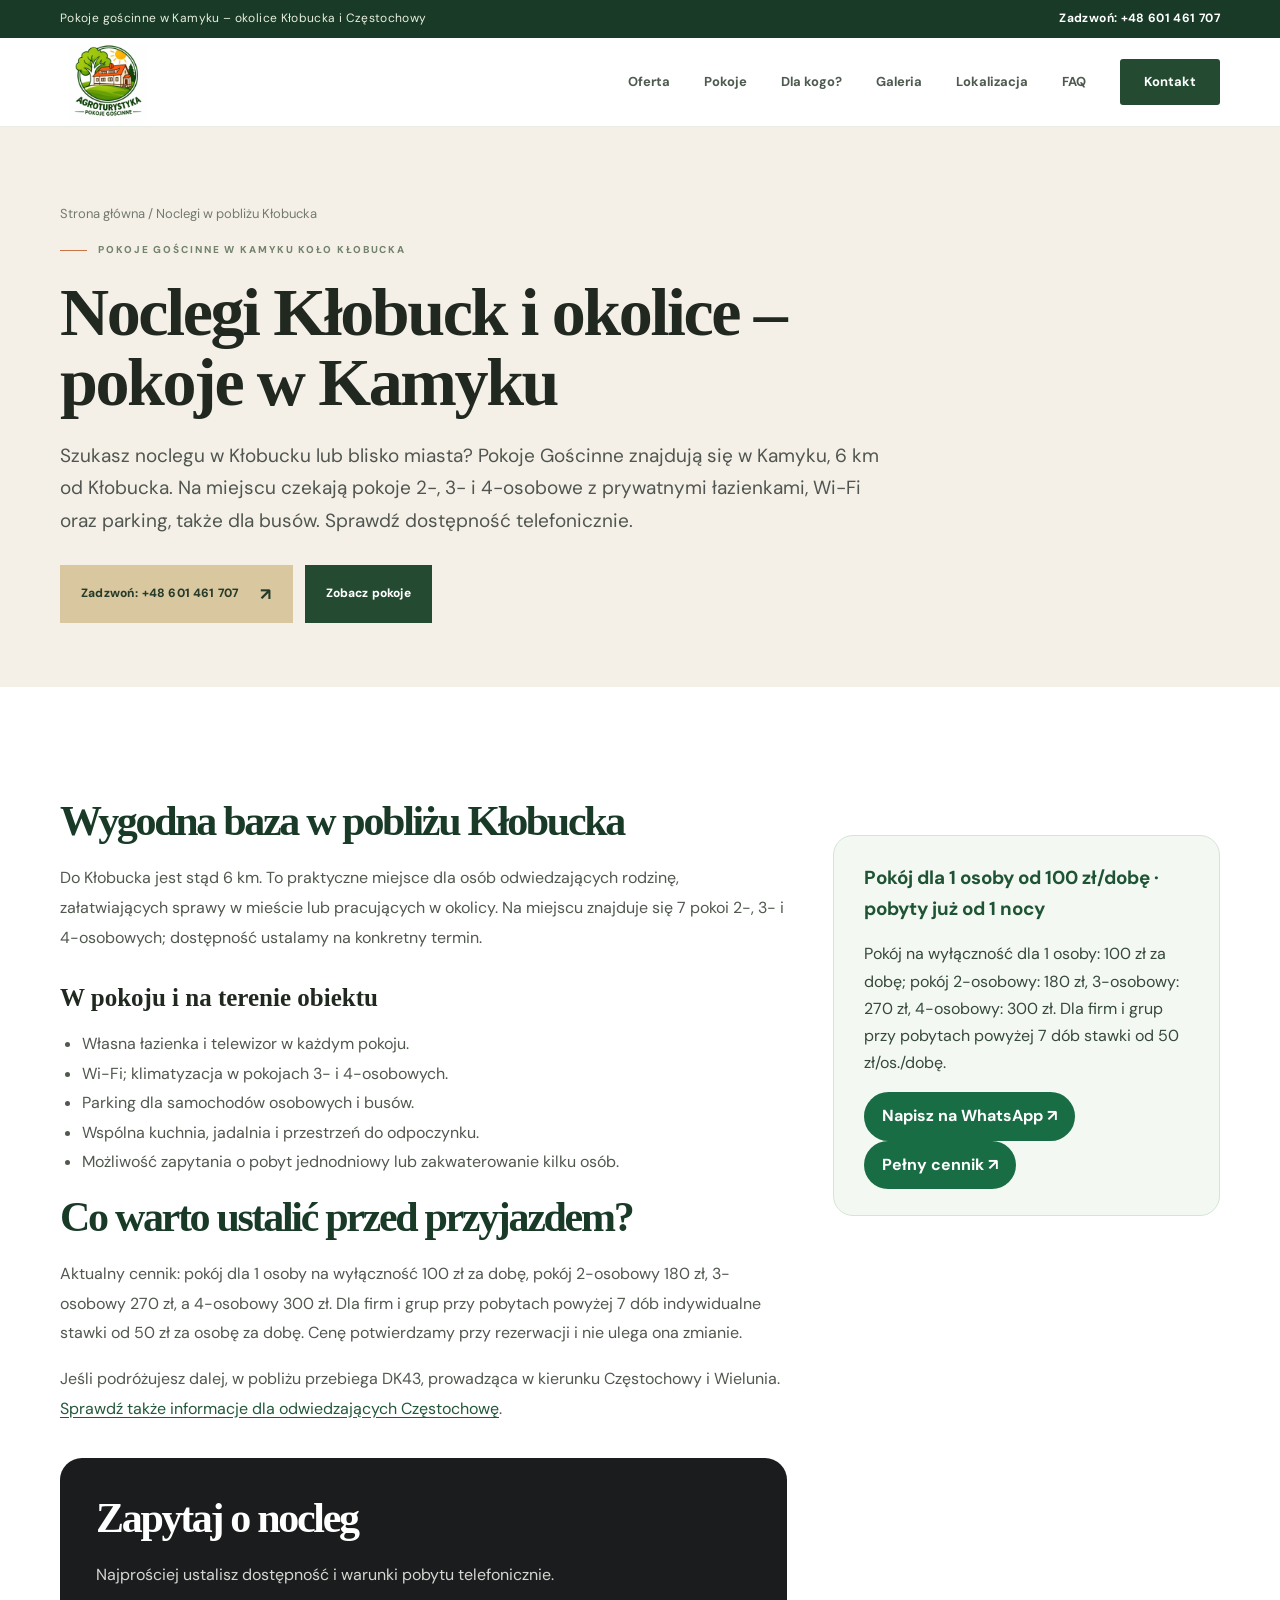
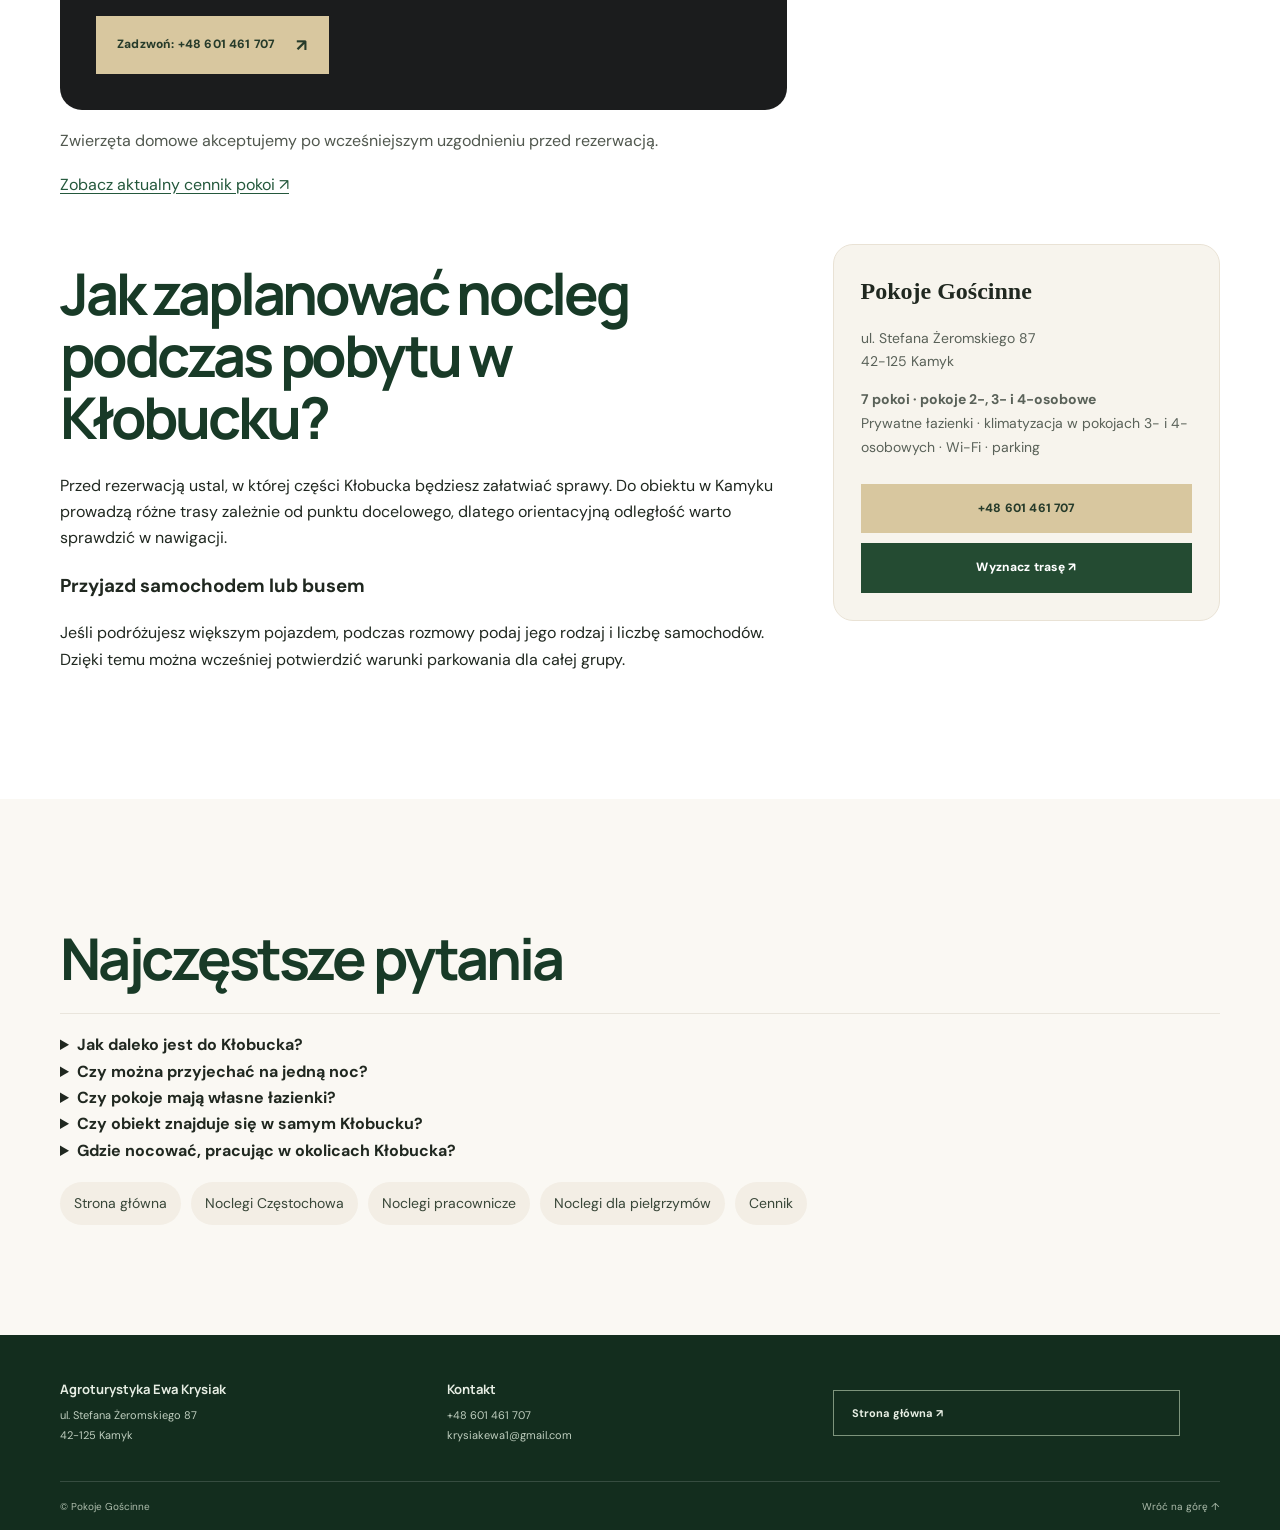
<file: noclegi-kobuck.html>
<!DOCTYPE html>
<html lang="pl"><head><meta charset="utf-8"/><meta content="noindex,follow" name="robots"/><meta content="0;url=noclegi-klobuck.html" http-equiv="refresh"/><title>Przeniesiono stronę</title></head><body><p>Strona została przeniesiona: <a href="noclegi-klobuck.html">Noclegi Kłobuck</a>.</p></body></html>
</file>
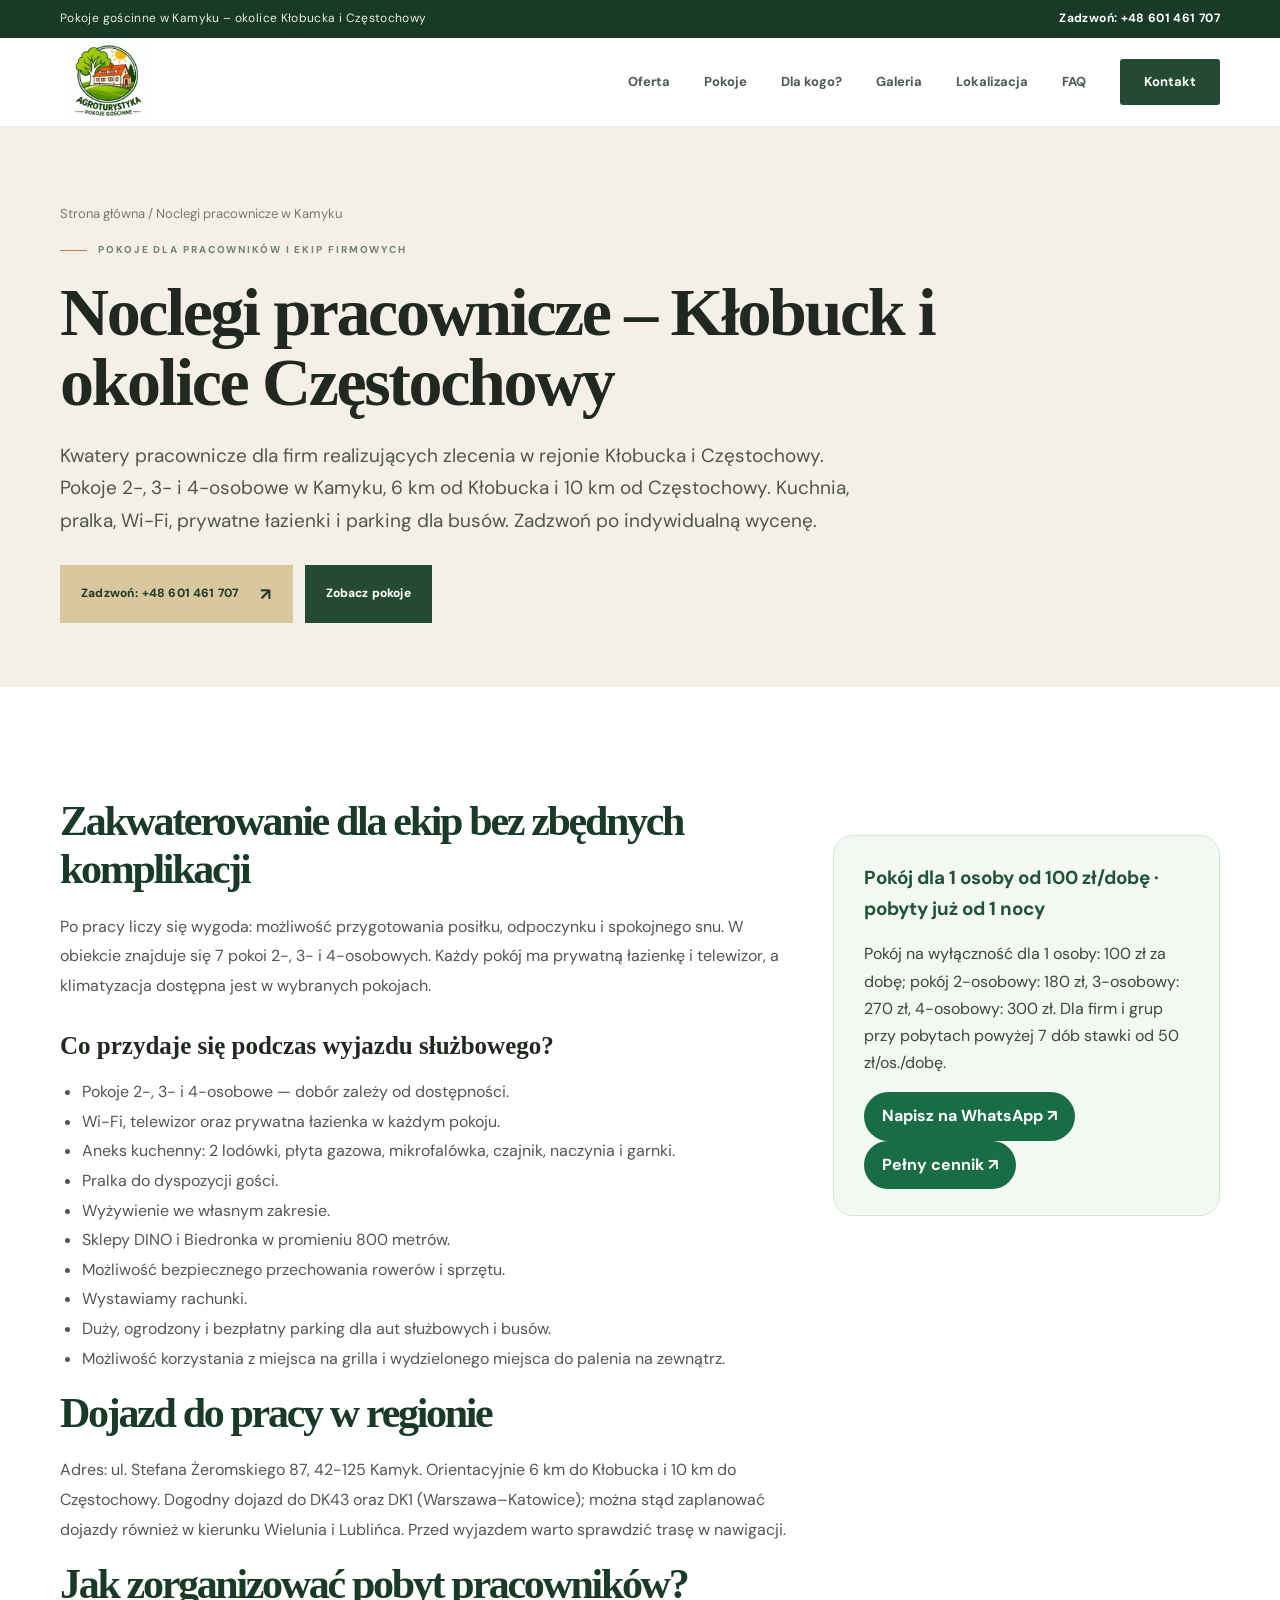
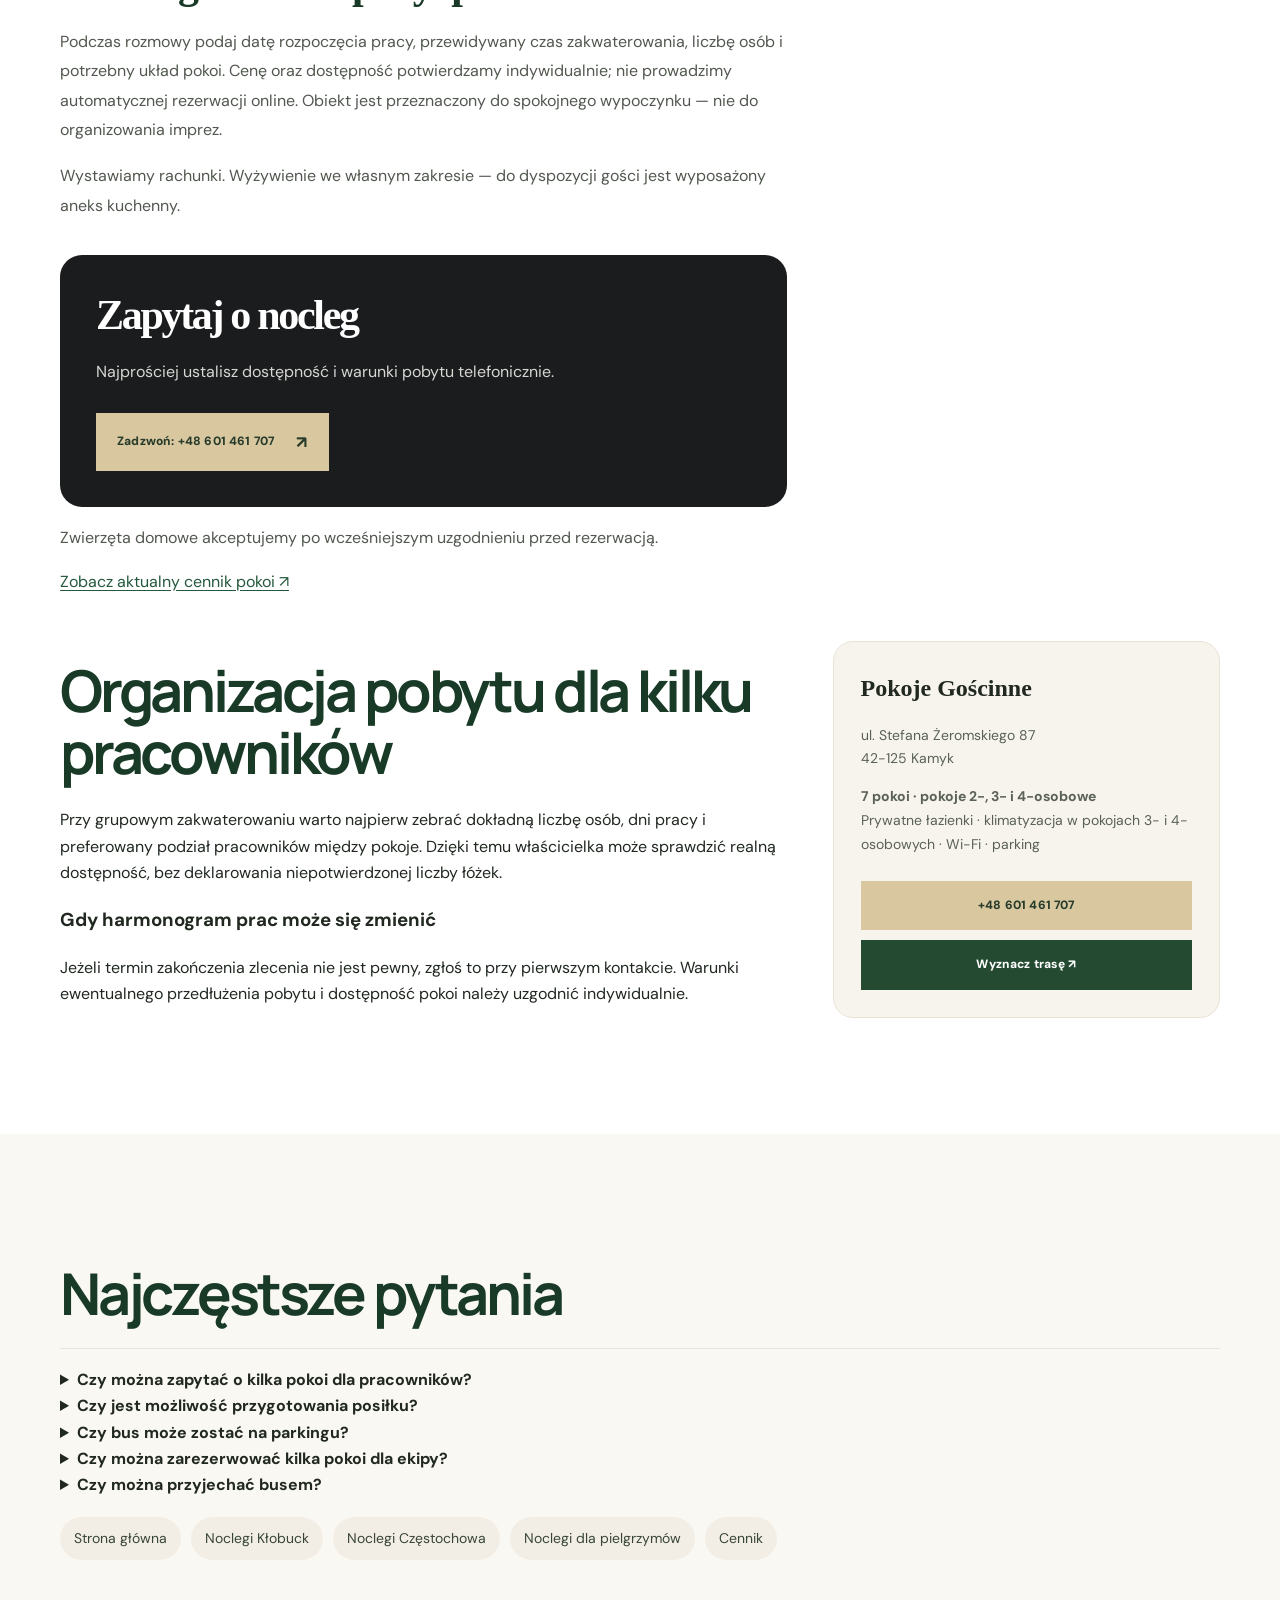
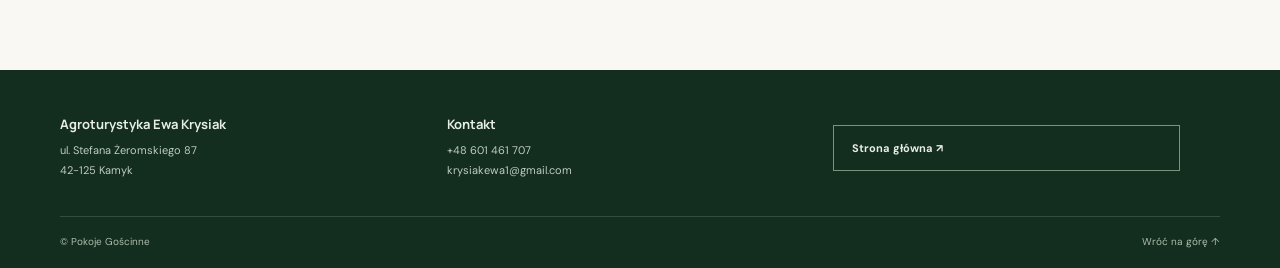
<file: noclegi-pracownicze-kamyk.html>
<!DOCTYPE html>

<html lang="pl"><head><meta charset="utf-8"/><meta content="width=device-width, initial-scale=1" name="viewport"/><meta content="Noclegi pracownicze w okolicach Kłobucka i Częstochowy. Pokoje dla ekip, wspólna kuchnia, pralka, Wi-Fi i parking dla busów. Zapytaj o dłuższy pobyt." name="description"/><meta content="index,follow,max-image-preview:large" name="robots"/><meta content="#244b32" name="theme-color"/><title>Noclegi pracownicze Kłobuck i Częstochowa | Pokoje dla ekip</title><meta content="website" property="og:type"/><meta content="Noclegi pracownicze Kłobuck i Częstochowa | Pokoje dla ekip" property="og:title"/><meta content="Noclegi pracownicze w okolicach Kłobucka i Częstochowy. Pokoje dla ekip, wspólna kuchnia, pralka, Wi-Fi i parking dla busów. Zapytaj o dłuższy pobyt." property="og:description"/><link href="https://fonts.googleapis.com" rel="preconnect"/><link crossorigin="" href="https://fonts.gstatic.com" rel="preconnect"/><link href="https://fonts.googleapis.com/css2?family=DM+Sans:wght@400;500;600;700&amp;family=Manrope:wght@400;500;600;700;800&amp;display=swap" rel="stylesheet"/><link href="style.css" rel="stylesheet"/><meta content="pl_PL" property="og:locale"/><meta content="summary_large_image" name="twitter:card"/><link href="favicon.png" rel="icon" type="image/png"/><meta content="Noclegi pracownicze Kłobuck i Częstochowa | Pokoje dla ekip" name="twitter:title"/><meta content="Noclegi pracownicze w okolicach Kłobucka i Częstochowy. Pokoje dla ekip, wspólna kuchnia, pralka, Wi-Fi i parking dla busów. Zapytaj o dłuższy pobyt." name="twitter:description"/><script type="application/ld+json">{"@context":"https://schema.org","@graph":[{"@context":"https://schema.org","@type":"LodgingBusiness","@id":"SITE_ORIGIN/#lodging","name":"Pokoje Gościnne Kamyk k. Kłobucka","legalName":"Agroturystyka Ewa Krysiak","url":"SITE_ORIGIN/","telephone":"+48601461707","email":"krysiakewa1@gmail.com","image":"SITE_ORIGIN/assets/img/front-ogrod-v58.webp","address":{"@type":"PostalAddress","streetAddress":"ul. Stefana Żeromskiego 87","addressLocality":"Kamyk","postalCode":"42-125","addressCountry":"PL"},"numberOfRooms":7,"description":"Pokoje Gościnne w Kamyku, 6 km od Kłobucka i 10 km od Częstochowy. 7 pokoi, 19 miejsc noclegowych, pokoje 2-, 3- i 4-osobowe, możliwość pobytu jednej osoby w pokoju na wyłączność. Prywatne łazienki, Wi-Fi, wspólna kuchnia, bezpłatny parking; zwierzęta po wcześniejszym uzgodnieniu.","priceRange":"100–300 PLN za pokój/dobę; dla firm i grup powyżej 7 dób od 50 PLN/os./dobę","amenityFeature":[{"@type":"LocationFeatureSpecification","name":"Prywatna łazienka z prysznicem","value":true},{"@type":"LocationFeatureSpecification","name":"Wi-Fi","value":true},{"@type":"LocationFeatureSpecification","name":"Klimatyzacja w pokojach 3- i 4-osobowych","value":true},{"@type":"LocationFeatureSpecification","name":"Wspólna kuchnia","value":true},{"@type":"LocationFeatureSpecification","name":"Ogrodzony bezpłatny parking","value":true},{"@type":"LocationFeatureSpecification","name":"Możliwość przechowywania rowerów","value":true},{"@type":"LocationFeatureSpecification","name":"Pościel i ręczniki w cenie","value":true}],"hasMap":"https://maps.app.goo.gl/J1AA3d7GE7QL9PwV7","sameAs":["https://maps.app.goo.gl/J1AA3d7GE7QL9PwV7"],"geo":{"@type":"GeoCoordinates","latitude":50.8957778,"longitude":19.0178547},"petsAllowed":"Po wcześniejszym uzgodnieniu","checkinTime":"14:00","checkoutTime":"11:00"},{"@type":"WebPage","@id":"SITE_ORIGIN/noclegi-pracownicze-kamyk.html#webpage","url":"SITE_ORIGIN/noclegi-pracownicze-kamyk.html","name":"Noclegi pracownicze Kłobuck i Częstochowa | Pokoje dla ekip","inLanguage":"pl-PL","about":{"@id":"SITE_ORIGIN/#lodging"},"breadcrumb":{"@id":"SITE_ORIGIN/noclegi-pracownicze-kamyk.html#breadcrumb"}},{"@type":"BreadcrumbList","@id":"SITE_ORIGIN/noclegi-pracownicze-kamyk.html#breadcrumb","itemListElement":[{"@type":"ListItem","position":1,"name":"Strona główna","item":"SITE_ORIGIN/"},{"@type":"ListItem","position":2,"name":"Noclegi pracownicze","item":"SITE_ORIGIN/noclegi-pracownicze-kamyk.html"}]}]}</script><link href="SITE_ORIGIN/noclegi-pracownicze-kamyk.html" rel="canonical"/><meta content="SITE_ORIGIN/noclegi-pracownicze-kamyk.html" property="og:url"/><meta content="SITE_ORIGIN/assets/img/front-ogrod-v58.webp" property="og:image"/></head><body><a class="skip-link" href="#main-content">Przejdź do treści</a><div class="topline"><div class="wrap topline-inner"><span>Pokoje gościnne w Kamyku – okolice Kłobucka i Częstochowy</span><a href="tel:+48601461707">Zadzwoń: +48 601 461 707</a></div></div><header class="header" id="top"><div class="wrap nav-wrap"><a class="brand" href="index.html"><img alt="Pokoje Gościnne w Kamyku – strona główna" decoding="async" fetchpriority="low" height="420" loading="eager" src="assets/img/logo-optimized.webp" width="420"/></a><button aria-controls="main-navigation" aria-expanded="false" aria-label="Otwórz menu" class="menu-toggle" type="button"><span></span><span></span><span></span></button><nav aria-label="Menu główne" class="nav" id="main-navigation"><a href="index.html#oferta">Oferta</a><a href="index.html#pokoje">Pokoje</a><a href="index.html#grupy">Dla kogo?</a><a href="index.html#galeria">Galeria</a><a href="index.html#okolica">Lokalizacja</a><a href="index.html#faq">FAQ</a><a class="nav-cta" href="index.html#kontakt">Kontakt</a></nav></div></header><main id="main-content"><section class="content-hero"><div class="wrap"><nav aria-label="Ścieżka nawigacji" class="breadcrumb"><a href="index.html">Strona główna</a> / Noclegi pracownicze w Kamyku</nav><div class="eyebrow"><span></span> POKOJE DLA PRACOWNIKÓW I EKIP FIRMOWYCH</div><h1>Noclegi pracownicze – Kłobuck i okolice Częstochowy</h1><p class="lead">Kwatery pracownicze dla firm realizujących zlecenia w rejonie Kłobucka i Częstochowy. Pokoje 2-, 3- i 4-osobowe w Kamyku, 6 km od Kłobucka i 10 km od Częstochowy. Kuchnia, pralka, Wi-Fi, prywatne łazienki i parking dla busów. Zadzwoń po indywidualną wycenę.</p><div class="content-hero-actions"><a class="btn btn-primary" href="tel:+48601461707">Zadzwoń: +48 601 461 707 <span>↗</span></a><a class="btn btn-dark" href="index.html#pokoje">Zobacz pokoje</a></div></div></section><section class="section"><div class="wrap content-layout"><article class="content-copy"><h2>Zakwaterowanie dla ekip bez zbędnych komplikacji</h2><p>Po pracy liczy się wygoda: możliwość przygotowania posiłku, odpoczynku i spokojnego snu. W obiekcie znajduje się 7 pokoi 2-, 3- i 4-osobowych. Każdy pokój ma prywatną łazienkę i telewizor, a klimatyzacja dostępna jest w wybranych pokojach.</p><h3>Co przydaje się podczas wyjazdu służbowego?</h3><ul><li>Pokoje 2-, 3- i 4-osobowe — dobór zależy od dostępności.</li><li>Wi-Fi, telewizor oraz prywatna łazienka w każdym pokoju.</li><li>Aneks kuchenny: 2 lodówki, płyta gazowa, mikrofalówka, czajnik, naczynia i garnki.</li><li>Pralka do dyspozycji gości.</li><li>Wyżywienie we własnym zakresie.</li><li>Sklepy DINO i Biedronka w promieniu 800 metrów.</li><li>Możliwość bezpiecznego przechowania rowerów i sprzętu.</li><li>Wystawiamy rachunki.</li><li>Duży, ogrodzony i bezpłatny parking dla aut służbowych i busów.</li><li>Możliwość korzystania z miejsca na grilla i wydzielonego miejsca do palenia na zewnątrz.</li></ul><h2>Dojazd do pracy w regionie</h2><p>Adres: ul. Stefana Żeromskiego 87, 42-125 Kamyk. Orientacyjnie 6 km do Kłobucka i 10 km do Częstochowy. Dogodny dojazd do DK43 oraz DK1 (Warszawa–Katowice); można stąd zaplanować dojazdy również w kierunku Wielunia i Lublińca. Przed wyjazdem warto sprawdzić trasę w nawigacji.</p><h2>Jak zorganizować pobyt pracowników?</h2><p>Podczas rozmowy podaj datę rozpoczęcia pracy, przewidywany czas zakwaterowania, liczbę osób i potrzebny układ pokoi. Cenę oraz dostępność potwierdzamy indywidualnie; nie prowadzimy automatycznej rezerwacji online. Obiekt jest przeznaczony do spokojnego wypoczynku — nie do organizowania imprez.</p><p>Wystawiamy rachunki. Wyżywienie we własnym zakresie — do dyspozycji gości jest wyposażony aneks kuchenny.</p><div class="page-cta"><h2>Zapytaj o nocleg</h2><p>Najprościej ustalisz dostępność i warunki pobytu telefonicznie.</p><a class="btn btn-primary" href="tel:+48601461707">Zadzwoń: +48 601 461 707 <span>↗</span></a></div><p>Zwierzęta domowe akceptujemy po wcześniejszym uzgodnieniu przed rezerwacją.</p><a href="index.html#cennik">Zobacz aktualny cennik pokoi ↗</a></article><aside aria-label="Warunki pobytu" class="subpage-offer-summary"><strong>Pokój dla 1 osoby od 100 zł/dobę · pobyty już od 1 nocy</strong><p>Pokój na wyłączność dla 1 osoby: 100 zł za dobę; pokój 2-osobowy: 180 zł, 3-osobowy: 270 zł, 4-osobowy: 300 zł. Dla firm i grup przy pobytach powyżej 7 dób stawki od 50 zł/os./dobę.</p><a href="https://wa.me/48601461707" rel="noopener noreferrer" target="_blank">Napisz na WhatsApp ↗</a><a href="index.html#cennik">Pełny cennik ↗</a></aside><section class="local-proof"><h2>Organizacja pobytu dla kilku pracowników</h2><p>Przy grupowym zakwaterowaniu warto najpierw zebrać dokładną liczbę osób, dni pracy i preferowany podział pracowników między pokoje. Dzięki temu właścicielka może sprawdzić realną dostępność, bez deklarowania niepotwierdzonej liczby łóżek.</p><h3>Gdy harmonogram prac może się zmienić</h3><p>Jeżeli termin zakończenia zlecenia nie jest pewny, zgłoś to przy pierwszym kontakcie. Warunki ewentualnego przedłużenia pobytu i dostępność pokoi należy uzgodnić indywidualnie.</p></section><aside class="content-aside"><h3>Pokoje Gościnne</h3><p>ul. Stefana Żeromskiego 87<br/>42-125 Kamyk</p><p><strong>7 pokoi · pokoje 2-, 3- i 4-osobowe</strong><br/>Prywatne łazienki · klimatyzacja w pokojach 3- i 4-osobowych · Wi-Fi · parking</p><a class="btn btn-primary" href="tel:+48601461707">+48 601 461 707</a><a class="btn btn-dark" href="https://maps.app.goo.gl/J1AA3d7GE7QL9PwV7" rel="noopener noreferrer" target="_blank">Wyznacz trasę ↗</a></aside></div></section><section class="section" style="background:#faf8f3"><div class="wrap"><h2>Najczęstsze pytania</h2><div class="content-faq faq-unique"><details><summary>Czy można zapytać o kilka pokoi dla pracowników?</summary><p>Tak. Podaj liczbę pracowników, termin i preferowany układ pokoi; dostępność potwierdzimy telefonicznie.</p></details><details><summary>Czy jest możliwość przygotowania posiłku?</summary><p>Tak, do dyspozycji gości jest aneks kuchenny: 2 lodówki, płyta gazowa, mikrofalówka, czajnik, naczynia i garnki. Wyżywienie we własnym zakresie.</p></details><details><summary>Czy bus może zostać na parkingu?</summary><p>Tak, dostępny jest duży, ogrodzony i bezpłatny parking dla samochodów służbowych i busów.</p></details><details><summary>Czy można zarezerwować kilka pokoi dla ekipy?</summary><p>Można zapytać o rezerwację wielu pokoi. Obiekt ma łącznie 7 pokoi 2-, 3- i 4-osobowych; dostępność zależy od terminu.</p></details><details><summary>Czy można przyjechać busem?</summary><p>Na terenie obiektu dostępny jest parking, również dla busów. Przy większej liczbie pojazdów warto potwierdzić miejsce przed przyjazdem.</p></details></div><div class="related-pages"><a href="index.html">Strona główna</a><a href="noclegi-klobuck.html">Noclegi Kłobuck</a><a href="noclegi-czestochowa.html">Noclegi Częstochowa</a><a href="noclegi-dla-pielgrzymow.html">Noclegi dla pielgrzymów</a><a href="index.html#cennik">Cennik</a></div></div></section></main><footer class="footer"><div class="wrap footer-main"><div><strong>Agroturystyka Ewa Krysiak</strong><span>ul. Stefana Żeromskiego 87<br/>42-125 Kamyk</span></div><div><strong>Kontakt</strong><a href="tel:+48601461707">+48 601 461 707</a><a href="mailto:krysiakewa1@gmail.com">krysiakewa1@gmail.com</a></div><a class="footer-call" href="index.html">Strona główna ↗</a></div><div class="wrap footer-bottom"><span>© Pokoje Gościnne</span><a href="#top">Wróć na górę ↑</a></div></footer><a class="mobile-call" href="tel:+48601461707"><span>☎</span> Zadzwoń: +48 601 461 707</a><script defer="" src="script.js"></script></body></html>
</file>
<file: style.css>
:root{--green:#244b32;--green-dark:#183a27;--green-soft:#eaf0e7;--cream:#f7f5ed;--sand:#e9dfca;--orange:#c87545;--ink:#202820;--muted:#69736a;--white:#fff;--font:'DM Sans',sans-serif;--display:'Manrope',sans-serif;--shadow:0 18px 50px rgba(26,48,32,.12)}*{box-sizing:border-box}html{scroll-behavior:smooth;scroll-padding-top:100px}body{margin:0;color:var(--ink);font-family:var(--font);background:#fff;line-height:1.65}a{color:inherit;text-decoration:none}img{display:block;max-width:100%}.wrap{width:min(1160px,calc(100% - 48px));margin-inline:auto}.topline{background:var(--green-dark);color:#e9efdf;font-size:12px;letter-spacing:.03em}.topline-inner{display:flex;justify-content:space-between;padding:9px 0}.topline a{font-weight:700;color:#fff}.header{position:sticky;top:0;z-index:20;background:rgba(255,255,255,.96);backdrop-filter:blur(14px);border-bottom:1px solid #e9ece5}.nav-wrap{height:88px;display:flex;align-items:center;justify-content:space-between}.brand img{width:96px;height:78px;object-fit:contain}.nav{display:flex;align-items:center;gap:34px;font-size:13px;font-weight:700}.nav>a:not(.nav-cta){color:#4e5a50;transition:.2s}.nav>a:hover{color:var(--orange)}.nav-cta{background:var(--green);color:#fff;padding:12px 24px;border-radius:3px}.menu-toggle{display:none;background:none;border:0}.hero{position:relative;min-height:690px;height:min(760px,78vw);display:flex;align-items:center;color:#fff;overflow:hidden;background:#243c2b}.hero-photo,.hero-shade{position:absolute;inset:0}.hero-photo{background:url('assets/img/front-v58.webp') center 48%/cover no-repeat;transform:scale(1.015)}.hero-shade{background:linear-gradient(90deg,rgba(15,35,23,.86) 0%,rgba(20,43,29,.72) 42%,rgba(20,43,29,.16) 100%),linear-gradient(0deg,rgba(12,27,18,.38),transparent 35%)}.hero-content{position:relative;z-index:1;padding-top:35px}.eyebrow{display:flex;align-items:center;gap:11px;font-size:10px;letter-spacing:.19em;font-weight:800;color:#73836e}.eyebrow span{display:inline-block;width:27px;height:1px;background:var(--orange)}.eyebrow.light{color:#dce5d8}.hero h1,.section h2,.amenities h2,.contact h2{font:700 clamp(42px,6vw,76px)/1.08 var(--display);letter-spacing:-.055em;margin:22px 0}.hero h1 em,.section h2 em,.amenities h2 em,.contact h2 em{font-style:normal;color:#d8c79f}.hero-content>p{max-width:540px;color:#e2e8df;font-size:17px;line-height:1.8}.hero-actions{display:flex;gap:13px;flex-wrap:wrap;margin-top:30px}.btn{display:inline-flex;align-items:center;justify-content:center;gap:22px;padding:15px 21px;font-size:12px;font-weight:800;letter-spacing:.015em;border:0;cursor:pointer;transition:transform .2s,background .2s}.btn:hover{transform:translateY(-2px)}.btn span{font-size:17px}.btn-primary{background:#d8c79f;color:#263b2a}.btn-primary:hover{background:#ead9b4}.btn-glass{border:1px solid rgba(255,255,255,.55);color:#fff;background:rgba(255,255,255,.08)}.hero-note{display:flex;align-items:center;gap:13px;margin-top:55px}.note-icon{width:42px;height:42px;border:1px solid rgba(255,255,255,.4);border-radius:50%;display:grid;place-items:center;color:#e3d1a6;font-size:19px}.hero-note strong,.hero-note small{display:block}.hero-note strong{font-size:13px}.hero-note small{font-size:11px;color:#d4ddd2}.hero-bottom{position:absolute;bottom:22px;left:50%;transform:translateX(-50%);display:flex;justify-content:space-between;color:#d6dfd5;font-size:10px;letter-spacing:.13em}.quickfacts{position:relative;z-index:2;margin-top:-1px;display:grid;grid-template-columns:repeat(5,minmax(0,1fr));background:#fff;box-shadow:var(--shadow);padding:25px 30px}.fact{display:flex;align-items:center;gap:12px;padding:4px 14px;border-right:1px solid #e7e9e2;min-width:0}.fact:first-child{padding-left:0}.fact:last-child{border:0}.fact-icon{width:42px;height:42px;border-radius:50%;display:grid;place-items:center;background:var(--green-soft);color:var(--green);font-size:22px}.fact strong,.fact small{display:block}.fact strong{font:700 14px var(--display)}.fact small{font-size:11px;color:var(--muted)}.section{padding:110px 0}.intro{background:var(--cream)}.intro-grid{display:grid;grid-template-columns:.9fr 1.1fr;gap:90px;align-items:center}.section h2,.amenities h2,.contact h2{font-size:clamp(38px,4.5vw,58px);color:var(--green-dark);margin:18px 0 24px}.section h2 em{color:#9b794f}.intro-copy p{font-size:14px;color:#677168;line-height:1.9}.intro-copy .lead{font-size:17px;color:#38463b}.text-link{display:inline-flex;gap:18px;align-items:center;margin-top:19px;color:var(--green);font-weight:800;font-size:12px;border-bottom:1px solid #a6b29f;padding-bottom:8px}.text-link span{font-size:19px}.intro-photos{position:relative;padding:0 35px 45px 0}.intro-main{width:100%;height:440px;object-fit:cover}.intro-small{position:absolute;width:42%;height:190px;object-fit:cover;right:0;bottom:0;border:9px solid var(--cream)}.photo-tag{position:absolute;top:24px;left:-25px;background:#fff;padding:15px 20px;display:flex;align-items:center;gap:10px;box-shadow:var(--shadow)}.photo-tag strong{font:800 34px var(--display);color:var(--green)}.photo-tag span{font-size:10px;line-height:1.3;color:#657064}.audience{background:#fff}.section-heading{display:flex;justify-content:space-between;align-items:end;gap:50px;margin-bottom:43px}.section-heading h2{margin-bottom:0}.section-heading>p{max-width:360px;font-size:13px;color:var(--muted);margin-bottom:8px}.audience-grid{display:grid;grid-template-columns:repeat(3,1fr);gap:16px}.audience-card{min-height:410px;position:relative;overflow:hidden;color:#fff;background-size:cover;background-position:center}.audience-card:before{content:"";position:absolute;inset:0;background:linear-gradient(0deg,rgba(16,36,24,.94),rgba(18,40,27,.15) 100%)}.workers{background-image:url('assets/img/parking-v58.webp')}.pilgrims{background-image:url('assets/img/front-v58.webp')}.tourists{background-image:url('assets/img/pokoj-6-v58.webp')}.card-number{position:absolute;top:22px;left:23px;font-size:10px;letter-spacing:.16em;color:#f0e5c8}.card-content{position:absolute;bottom:0;padding:27px}.card-symbol{font-size:25px;color:#dfcda7}.card-content h3{font:700 24px var(--display);margin:8px 0}.card-content p{font-size:12px;line-height:1.75;color:#e0e7df;margin:0 0 17px}.card-content a{font-size:11px;font-weight:800;color:#e9d8b1;border-bottom:1px solid rgba(233,216,177,.5);padding-bottom:7px}.card-content a b{margin-left:12px}.rooms{background:var(--cream)}.gallery-grid{display:grid;grid-template-columns:1.35fr 1fr 1fr;grid-template-rows:220px 220px;gap:13px}.gallery-item{position:relative;overflow:hidden;background:#d9dfd3}.gallery-item img{width:100%;height:100%;object-fit:cover;transition:transform .5s}.gallery-item:hover img{transform:scale(1.045)}.gallery-item:after{content:"";position:absolute;inset:45% 0 0;background:linear-gradient(transparent,rgba(14,29,18,.65))}.gallery-item span{position:absolute;z-index:1;bottom:17px;left:18px;color:#fff;font-size:12px;font-weight:700}.gallery-large{grid-row:span 2}.rooms-bottom{display:flex;justify-content:space-between;align-items:center;margin-top:23px;font-size:12px;color:var(--muted)}.rooms-bottom .text-link{margin:0}.amenities{background:var(--green-dark);color:#fff;padding:95px 0}.amenities-grid{display:grid;grid-template-columns:.8fr 1.2fr;gap:100px;align-items:center}.amenities h2,.contact h2{color:#fff}.amenities h2 em,.contact h2 em{color:#d9c69a}.amenities p,.contact p{font-size:14px;color:#d3ddd2;max-width:350px;line-height:1.8}.amenity-list>div{display:flex;align-items:center;gap:24px;border-bottom:1px solid rgba(255,255,255,.18);padding:19px 0}.amenity-list>div:first-child{border-top:1px solid rgba(255,255,255,.18)}.amenity-list b{font-size:10px;color:#d5c39b}.amenity-list span{flex:1}.amenity-list strong,.amenity-list small{display:block}.amenity-list strong{font:700 15px var(--display)}.amenity-list small{font-size:11px;color:#c3d0c2}.amenity-list i{font-style:normal;color:#d5c39b}.location{background:#fff}.location-grid{display:grid;grid-template-columns:.85fr 1.15fr;gap:85px;align-items:center}.location-copy p{font-size:14px;color:var(--muted);line-height:1.9}.address{display:flex;align-items:center;gap:14px;margin:27px 0}.address>span{width:42px;height:42px;border-radius:50%;display:grid;place-items:center;background:var(--green-soft);color:var(--green);font-size:23px}.address strong,.address small{display:block}.address strong{font-size:13px}.address small{font-size:11px;color:var(--muted)}.btn-dark{background:var(--green);color:#fff}.location-image{position:relative}.location-image>img{width:100%;height:430px;object-fit:cover}.location-label{position:absolute;bottom:20px;left:20px;background:#fff;padding:14px 19px;display:flex;align-items:center;gap:12px;box-shadow:var(--shadow)}.location-label>span{font-size:22px;color:var(--orange)}.location-label strong,.location-label small{display:block}.location-label strong{font:700 16px var(--display)}.location-label small{font-size:10px;color:var(--muted)}.contact{background:linear-gradient(120deg,rgba(21,48,31,.96),rgba(31,71,46,.94)),url('assets/img/IMG_3129.webp') center/cover;color:#fff;padding:100px 0}.contact-grid{display:grid;grid-template-columns:1fr .85fr;gap:100px;align-items:center}.contact h2{font-size:clamp(42px,5vw,64px)}.phone{display:inline-flex;align-items:center;gap:18px;font:800 clamp(30px,4vw,45px) var(--display);color:#e8d8b4;margin-top:15px}.phone span{font-size:24px}.contact-note{display:block;color:#b9c8b9;font-size:11px;margin-top:8px}.contact-panel{background:#fff;color:var(--ink);padding:34px 36px;box-shadow:0 25px 70px rgba(0,0,0,.2)}.contact-panel h3{font:800 24px var(--display);margin:0 0 6px;color:var(--green-dark)}.contact-panel>p{font-size:12px;color:var(--muted);margin:0 0 22px}.contact-panel label{display:block;font-size:10px;font-weight:800;color:#455448;margin:12px 0 5px}.contact-panel input,.contact-panel select,.contact-panel textarea{width:100%;padding:11px 12px;border:1px solid #dfe5dc;background:#fbfcf9;color:var(--ink);font:12px var(--font);border-radius:0;outline:none}.contact-panel input:focus,.contact-panel select:focus,.contact-panel textarea:focus{border-color:#78916f}.contact-panel textarea{resize:vertical}.form-row{display:grid;grid-template-columns:1fr 1fr;gap:12px}.form-submit{width:100%;margin-top:18px}.contact-panel form>small{display:block;font-size:9px;color:#879187;line-height:1.5;margin-top:10px}.footer{background:#132d1e;color:#e7eee4;padding:45px 0 18px}.footer-main{display:grid;grid-template-columns:1fr 1fr 1fr auto;gap:40px;align-items:center;padding-bottom:35px}.footer-brand img{width:110px;height:100px;object-fit:contain;background:#fff;padding:5px}.footer-main>div strong,.footer-main>div span,.footer-main>div a{display:block}.footer-main>div strong{font:700 13px var(--display);margin-bottom:8px}.footer-main>div span,.footer-main>div a{font-size:11px;color:#bfcebf;line-height:1.8}.footer-call{border:1px solid #7d947c;padding:13px 18px;font-size:11px;font-weight:700}.footer-call span{margin-left:13px}.footer-bottom{border-top:1px solid rgba(255,255,255,.15);padding-top:17px;display:flex;justify-content:space-between;font-size:10px;color:#aebdad}.mobile-call{display:none}
@media(max-width:1050px){.quickfacts{grid-template-columns:repeat(3,minmax(0,1fr));row-gap:12px}.fact:nth-child(3){border-right:0}.tile-grid{grid-template-columns:repeat(2,minmax(0,1fr))}}
@media(max-width:850px){.wrap{width:min(100% - 36px,650px)}.nav-wrap{height:74px}.brand img{width:78px;height:66px}.menu-toggle{display:flex;flex-direction:column;gap:5px;padding:10px}.menu-toggle span{width:24px;height:2px;background:var(--green)}.nav{display:none;position:absolute;top:74px;left:0;right:0;background:#fff;padding:18px 24px 24px;box-shadow:0 15px 20px #152e1d18;flex-direction:column;align-items:stretch;gap:0}.nav.open{display:flex}.nav a{padding:13px 0;border-bottom:1px solid #edf0e9}.nav .nav-cta{text-align:center;margin-top:12px;padding:13px}.hero{height:auto;min-height:670px}.hero-photo{background-position:58% center}.hero-shade{background:linear-gradient(90deg,rgba(15,35,23,.84),rgba(20,43,29,.43)),linear-gradient(0deg,rgba(12,27,18,.4),transparent)}.hero-content{padding-top:90px;padding-bottom:130px}.hero h1{font-size:clamp(43px,10vw,65px)}.hero-content>p{font-size:15px;max-width:480px}.hero-note{margin-top:38px}.hero-bottom{font-size:8px}.quickfacts{grid-template-columns:1fr 1fr;padding:16px 13px;margin-top:0}.fact{padding:12px 8px;border-right:0;border-bottom:1px solid #e7e9e2}.fact:nth-child(odd){border-right:1px solid #e7e9e2}.fact:nth-child(n+3){border-bottom:0}.fact:first-child{padding-left:8px}.fact-icon{width:36px;height:36px;flex-shrink:0}.fact strong{font-size:12px}.fact small{font-size:10px}.section{padding:75px 0}.intro-grid,.location-grid,.amenities-grid,.contact-grid{grid-template-columns:1fr;gap:40px}.intro-photos{margin:0 10px 0 20px}.intro-main{height:360px}.intro-small{height:145px}.photo-tag{left:-20px}.section-heading{display:block}.section-heading>p{margin-top:18px}.audience-grid{grid-template-columns:1fr}.audience-card{min-height:360px}.gallery-grid{grid-template-columns:1fr 1fr;grid-template-rows:220px 180px 180px}.gallery-large{grid-row:span 2}.rooms-bottom{align-items:flex-start;gap:15px;flex-direction:column}.amenities{padding:75px 0}.amenities-grid{gap:25px}.location-image>img{height:330px}.contact{padding:75px 0}.contact-grid{gap:40px}.contact-panel{padding:27px 22px}.footer-main{grid-template-columns:1fr 1fr;gap:25px}.footer-brand{grid-row:span 2}.footer-call{justify-self:start}.topline-inner{font-size:10px}.topline-inner span{max-width:60%}}
@media(max-width:480px){.wrap{width:calc(100% - 30px)}.topline-inner{padding:8px 0}.topline-inner span{max-width:58%;line-height:1.35}.topline a{white-space:nowrap}.hero{min-height:650px}.hero-content{padding-top:80px}.hero h1{font-size:43px}.hero-content>p{font-size:14px}.hero-actions{flex-direction:column;align-items:stretch;max-width:330px}.btn{padding:15px 16px}.hero-bottom .scroll-cue{display:none}.section h2,.amenities h2,.contact h2{font-size:39px}.intro-main{height:290px}.intro-small{height:120px;width:46%;border-width:6px}.audience-card{min-height:380px}.gallery-grid{grid-template-rows:175px 155px 155px;gap:8px}.gallery-item span{font-size:10px;left:10px;bottom:10px}.form-row{grid-template-columns:1fr}.contact-panel{padding:24px 17px}.footer-main{grid-template-columns:1fr 1fr;gap:20px}.footer-brand img{width:88px;height:88px}.footer-bottom{font-size:9px}.mobile-call{display:flex;position:fixed;z-index:30;bottom:12px;left:12px;right:12px;background:#d9c79e;color:#203b29;justify-content:center;align-items:center;gap:10px;padding:14px 12px;font-size:13px;font-weight:800;box-shadow:0 8px 25px #122d1d35}.footer{padding-bottom:85px}}

/* Additional SEO content sections */
.stay-details{background:#f5f4ec}.details-grid{display:grid;grid-template-columns:repeat(3,1fr);gap:18px;margin-top:42px}.details-grid article{background:#fff;padding:30px 27px;border:1px solid #e7e8df;min-height:300px}.details-grid article>span{font:800 11px var(--display);color:#9b875b;letter-spacing:.12em}.details-grid h3{font:800 20px var(--display);color:var(--green-dark);line-height:1.3;margin:18px 0 12px}.details-grid p,.practical-grid>div>p{font-size:13px;line-height:1.85;color:var(--muted)}.details-grid a{display:inline-block;margin-top:12px;color:var(--green);font-size:11px;font-weight:800}.practical-info{background:#fff}.practical-grid{display:grid;grid-template-columns:.8fr 1.2fr;gap:90px}.practical-grid h2,.faq h2{font:800 clamp(38px,4.5vw,56px) var(--display);line-height:1.08;color:var(--green-dark);margin:18px 0}.practical-grid h2 em,.faq h2 em{font-style:normal;color:#a48e60}.practical-list>div{padding:17px 0;border-bottom:1px solid #e8e9e1}.practical-list>div:first-child{border-top:1px solid #e8e9e1}.practical-list strong{font:700 15px var(--display);color:var(--green-dark)}.practical-list p,.faq-list p{font-size:12px;line-height:1.8;color:var(--muted);margin:7px 0 0}.faq{background:#f5f4ec}.faq-wrap{max-width:900px}.faq-list{margin-top:30px;border-top:1px solid #dfe3d9}.faq-list details{border-bottom:1px solid #dfe3d9;padding:19px 3px}.faq-list summary{cursor:pointer;list-style:none;font:700 15px var(--display);color:var(--green-dark);position:relative;padding-right:35px}.faq-list summary::-webkit-details-marker{display:none}.faq-list summary:after{content:'+';position:absolute;right:4px;top:-4px;color:#9b875b;font-size:23px;font-weight:400}.faq-list details[open] summary:after{content:'−'}.faq-list p{max-width:760px;padding:4px 30px 0 0}
@media(max-width:1050px){.quickfacts{grid-template-columns:repeat(3,minmax(0,1fr));row-gap:12px}.fact:nth-child(3){border-right:0}.tile-grid{grid-template-columns:repeat(2,minmax(0,1fr))}}
@media(max-width:850px){.details-grid{grid-template-columns:1fr}.details-grid article{min-height:0;padding:25px}.practical-grid{grid-template-columns:1fr;gap:30px}}

/* V3: rozbudowane grupy, przestrzenie wspólne, kafelki i pełna galeria */
.group-section{background:#fff}.group-cards{display:grid;grid-template-columns:repeat(2,minmax(0,1fr));gap:18px}.group-card{position:relative;min-height:350px;overflow:hidden;background:#243c2b;color:white;border-radius:22px}.group-card>img{position:absolute;inset:0;width:100%;height:100%;object-fit:cover;transition:transform .6s}.group-card:hover>img{transform:scale(1.04)}.group-overlay{position:absolute;inset:0;background:linear-gradient(0deg,rgba(14,31,21,.96),rgba(15,35,24,.30))}.group-card-content{position:absolute;inset:auto 0 0;padding:30px}.group-card-content>span{font-size:10px;letter-spacing:.16em;color:#e3d1a6}.group-card h3{font:700 24px var(--display);margin:10px 0}.group-card p{font-size:13px;line-height:1.75;color:#edf1e9;margin:0 0 18px;max-width:650px}.group-card a{font-size:11px;font-weight:800;color:#e8d8b4;border-bottom:1px solid #e8d8b477;padding-bottom:7px}.group-note{margin:20px 0 0;padding:14px 18px;background:#f7f5ed;border:1px solid #e8e1cf;border-radius:12px;font-size:12px;color:#626d61}.common-spaces{background:#fbfaf6}.common-intro{max-width:700px;color:var(--muted);font-size:14px;line-height:1.85;margin:-8px 0 30px}.common-grid{display:grid;grid-template-columns:repeat(6,1fr);gap:14px}.common-grid figure{grid-column:span 2;margin:0;background:white;border:1px solid #e9e8df;border-radius:16px;overflow:hidden}.common-grid .common-feature{grid-column:span 3}.common-grid img{width:100%;height:230px;object-fit:cover}.common-grid .common-feature img{height:300px}.common-grid figcaption{padding:15px 17px}.common-grid figcaption strong,.common-grid figcaption span{display:block}.common-grid figcaption strong{font:700 16px var(--display);color:var(--green-dark)}.common-grid figcaption span{font-size:11px;color:var(--muted);margin-top:3px}.amenity-tiles{padding:85px 0;background:#f4f2e9}.amenity-tiles h2{font:700 clamp(36px,4vw,52px)/1.1 var(--display);letter-spacing:-.04em;color:var(--green-dark);margin:16px 0 32px}.amenity-tiles h2 em{font-style:normal;color:#9b794f}.tile-grid{display:grid;grid-template-columns:repeat(4,minmax(0,1fr));gap:12px}.tile-grid>div{min-width:0;grid-template-columns:38px minmax(0,1fr);grid-template-rows:auto auto;column-gap:12px;align-items:center}.tile-grid strong,.tile-grid span{min-width:0;overflow-wrap:anywhere}.tile-grid>div{background:#fff;border:1px solid #e9e8df;border-radius:13px;padding:19px;min-height:116px;display:grid;grid-template-columns:38px 1fr;grid-template-rows:auto auto;column-gap:12px;align-content:center}.tile-grid b{grid-row:span 2;width:36px;height:36px;border-radius:50%;display:grid;place-items:center;background:#1d3d2a;color:#fff;font-size:17px}.tile-grid strong{font:700 13px var(--display);color:var(--green-dark)}.tile-grid span{font-size:10px;color:var(--muted);line-height:1.45;margin-top:3px}.all-gallery{background:#171819;color:#fff;padding:85px 0}.all-gallery .eyebrow{color:#d7dfd3}.gallery-heading{display:flex;justify-content:space-between;align-items:end;gap:30px;margin:12px 0 28px}.gallery-heading h2{font:700 clamp(32px,4vw,46px)/1.1 var(--display);margin:0;color:#fff;letter-spacing:-.035em}.gallery-heading p{font-size:11px;color:#c2c7c2;margin:0}.all-gallery-grid{display:grid;grid-template-columns:repeat(5,minmax(0,1fr));gap:10px}.all-gallery-item{position:relative;border:0;padding:0;cursor:zoom-in;overflow:hidden;aspect-ratio:1.28;background:#303431;border-radius:12px;text-align:left}.all-gallery-item img{width:100%;height:100%;object-fit:cover;transition:transform .4s}.all-gallery-item:hover img{transform:scale(1.06)}.all-gallery-item:after{content:"";position:absolute;inset:50% 0 0;background:linear-gradient(transparent,rgba(0,0,0,.68))}.all-gallery-item span{position:absolute;z-index:1;left:12px;right:8px;bottom:10px;color:#fff;font-size:10px;font-weight:600;text-shadow:0 1px 4px #000}.lightbox{display:none;position:fixed;inset:0;z-index:100;background:rgba(8,10,9,.96);align-items:center;justify-content:center;padding:60px 75px}.lightbox.open{display:flex}.lightbox figure{margin:0;max-width:min(1100px,85vw);max-height:80vh;text-align:center}.lightbox figure img{max-width:100%;max-height:72vh;width:auto;height:auto;object-fit:contain;margin:auto;box-shadow:0 15px 60px #0008}.lightbox figcaption{color:#fff;font-size:13px;margin-top:12px}.lightbox button{position:absolute;border:1px solid #ffffff55;background:#ffffff15;color:#fff;cursor:pointer;border-radius:50%;display:grid;place-items:center}.lightbox-close{top:20px;right:25px;width:44px;height:44px;font-size:30px}.lightbox-prev,.lightbox-next{top:50%;transform:translateY(-50%);width:48px;height:48px;font-size:34px}.lightbox-prev{left:20px}.lightbox-next{right:20px}.lightbox-count{position:absolute;bottom:18px;color:#d4d8d3;font-size:12px}
@media(max-width:900px){.all-gallery-grid{grid-template-columns:repeat(3,minmax(0,1fr))}.tile-grid{grid-template-columns:repeat(2,1fr)}}
@media(max-width:600px){.group-cards{grid-template-columns:1fr}.group-card{min-height:390px}.group-card-content{padding:22px}.group-card h3{font-size:21px}.common-grid{grid-template-columns:1fr 1fr}.common-grid figure,.common-grid .common-feature{grid-column:span 1}.common-grid img,.common-grid .common-feature img{height:180px}.common-grid figure:first-child{grid-column:span 2}.common-grid figure:first-child img{height:230px}.tile-grid{grid-template-columns:repeat(2,minmax(0,1fr));gap:8px}.tile-grid>div{padding:13px 10px;grid-template-columns:31px 1fr;column-gap:8px;min-height:104px}.tile-grid b{width:30px;height:30px;font-size:14px}.tile-grid strong{font-size:11px}.tile-grid span{font-size:9px}.all-gallery{padding:65px 0}.gallery-heading{display:block}.gallery-heading p{margin-top:10px}.all-gallery-grid{grid-template-columns:repeat(2,minmax(0,1fr));gap:7px}.all-gallery-item{border-radius:8px}.all-gallery-item span{font-size:9px;left:8px;bottom:7px}.lightbox{padding:55px 12px}.lightbox figure{max-width:100%;max-height:75vh}.lightbox-prev{left:7px}.lightbox-next{right:7px}.lightbox-prev,.lightbox-next{width:38px;height:38px;font-size:27px}}

/* SEO landing pages and internal links */
.seo-links{background:#f8f6f1}.seo-link-grid{display:grid;grid-template-columns:repeat(2,minmax(0,1fr));gap:14px;margin-top:28px}.seo-link-grid a{position:relative;display:flex;flex-direction:column;gap:7px;padding:23px 56px 23px 24px;background:#fff;border:1px solid rgba(30,40,30,.1);border-radius:18px;text-decoration:none;color:inherit;transition:transform .2s,box-shadow .2s}.seo-link-grid a:hover{transform:translateY(-3px);box-shadow:0 12px 28px #18251b12}.seo-link-grid strong{font-family:Georgia,serif;font-size:21px}.seo-link-grid span{color:#687168;font-size:14px}.seo-link-grid b{position:absolute;right:23px;top:50%;transform:translateY(-50%);font-size:24px;color:#b66a35}.content-hero{padding:76px 0 64px;background:#f4f0e8}.content-hero .eyebrow{margin-bottom:18px}.content-hero h1{max-width:900px;font-family:Georgia,serif;font-size:clamp(38px,6vw,68px);line-height:1.04;letter-spacing:-.035em;margin:0 0 22px}.content-hero h1 em{color:#9b633d;font-weight:400}.content-hero .lead{max-width:820px;font-size:19px;line-height:1.7;color:#50564f}.content-hero-actions{display:flex;flex-wrap:wrap;gap:12px;margin-top:28px}.content-layout{display:grid;grid-template-columns:minmax(0,1.5fr) minmax(260px,.8fr);gap:46px;align-items:start}.content-copy h2,.content-copy h3{font-family:Georgia,serif;line-height:1.15}.content-copy h2{font-size:clamp(29px,4vw,42px);margin:0 0 18px}.content-copy h3{font-size:25px;margin:32px 0 12px}.content-copy p,.content-copy li{font-size:16px;line-height:1.85;color:#51584f}.content-copy ul{padding-left:22px}.content-aside{position:sticky;top:25px;padding:27px;background:#f7f4ed;border:1px solid #e9e2d5;border-radius:20px}.content-aside h3{font-family:Georgia,serif;font-size:24px;margin:0 0 15px}.content-aside p{font-size:14px;line-height:1.7;color:#596158}.content-aside .btn{width:100%;justify-content:center;margin-top:10px}.content-photo{width:100%;height:270px;object-fit:cover;border-radius:18px;margin:20px 0}.breadcrumb{font-size:13px;color:#737a70;margin-bottom:18px}.breadcrumb a{color:inherit}.content-faq{border-top:1px solid #e9e5dc;padding:18px 0}.content-faq summary{font-weight:700;cursor:pointer}.content-faq p{margin-bottom:0}.page-cta{background:#1b1c1d;color:#fff;border-radius:22px;padding:36px;margin-top:35px}.page-cta h2{color:#fff}.page-cta p{color:#d6d6d2}.page-cta .btn{display:inline-flex;margin-top:10px}.related-pages{display:flex;flex-wrap:wrap;gap:10px}.related-pages a{padding:10px 14px;border-radius:99px;background:#f3eee5;color:#384638;text-decoration:none;font-size:14px}
@media(max-width:760px){.seo-link-grid{grid-template-columns:1fr}.content-layout{grid-template-columns:1fr;gap:20px}.content-aside{position:static}.content-hero{padding:54px 0 44px}.content-hero .lead{font-size:17px}.page-cta{padding:25px}}


/* V4.1 – uporządkowana nawigacja, jedna sekcja udogodnień i zwijana galeria */
.amenity-intro{max-width:620px;margin:-16px 0 28px;color:#697166;font-size:14px;line-height:1.75}
.all-gallery-grid .all-gallery-item:nth-child(n+7){display:none}
.all-gallery-grid.expanded .all-gallery-item{display:block}
.gallery-more-wrap{display:flex;justify-content:center;margin-top:26px}
.gallery-more{display:inline-flex;align-items:center;gap:14px;padding:14px 22px;border:1px solid #d9c79e;border-radius:999px;background:transparent;color:#f3ead7;font:700 13px var(--display);cursor:pointer;transition:background .2s,color .2s,transform .2s}
.gallery-more:hover{background:#d9c79e;color:#1d3325;transform:translateY(-2px)}
.gallery-more span{font-size:18px;line-height:1}
.rooms-bottom{margin-top:28px}
.nav a{white-space:nowrap}
html{scroll-behavior:smooth;scroll-padding-top:95px}
@media(prefers-reduced-motion:reduce){html{scroll-behavior:auto}}

.room-facts{display:grid;grid-template-columns:repeat(3,minmax(0,1fr));gap:14px;margin:26px 0 4px}.room-facts>div{padding:22px 24px;background:#f7f5ee;border:1px solid #e9e5d9;border-radius:15px}.room-facts strong,.room-facts span{display:block}.room-facts strong{font:800 32px/1 var(--display);color:var(--green-dark)}.room-facts span{margin-top:7px;color:#687168;font-size:12px}.rooms-bottom{display:flex;align-items:center;justify-content:space-between;gap:18px;padding-top:20px;border-top:1px solid #e8e5dc}.rooms-bottom>span{font-size:13px;color:var(--muted)}
@media(max-width:600px){.room-facts{gap:8px}.room-facts>div{padding:16px 11px}.room-facts strong{font-size:26px}.room-facts span{font-size:10px}.rooms-bottom{align-items:flex-start;flex-direction:column}}

/* v4.6 — mobile presentation polish; preserve desktop styling */
@media(max-width:850px){
  .topline-inner{justify-content:center;align-items:center;gap:8px}
  .topline-inner>span{display:none}
  .topline-inner a{font-size:11px;white-space:normal;text-align:center}
  .hero{height:auto;min-height:0}
  .hero-content{padding-top:72px;padding-bottom:86px}
  .hero-note{margin-top:28px}
  .hero-bottom{bottom:15px}
  .quickfacts{grid-template-columns:repeat(2,minmax(0,1fr));gap:0;padding:12px 14px}
  .quickfacts .fact{min-width:0;padding:15px 10px;border:0;border-bottom:1px solid #e7e9e2;align-items:flex-start;gap:10px}
  .quickfacts .fact:nth-child(odd){border-right:1px solid #e7e9e2}
  .quickfacts .fact:nth-child(3){border-right:1px solid #e7e9e2}
  .quickfacts .fact:nth-child(4){border-right:0}
  .quickfacts .fact:nth-child(5){grid-column:1/-1;border:0;justify-content:center;align-items:center;padding:13px 10px}
  .quickfacts .fact-icon{width:38px;height:38px;flex:0 0 38px}
  .quickfacts .fact>div{min-width:0}
  .quickfacts .fact strong{font-size:12px;line-height:1.35;overflow-wrap:break-word}
  .quickfacts .fact small{font-size:10px;line-height:1.45;margin-top:4px}
}
@media(max-width:480px){
  .topline-inner{padding:6px 0}
  .hero-content{padding-top:52px;padding-bottom:75px}
  .hero h1{font-size:clamp(32px,9.2vw,42px);line-height:1.13;letter-spacing:-.05em;margin:17px 0}
  .hero-content>p{font-size:13px;line-height:1.65}
  .hero-actions{margin-top:23px;max-width:none;gap:10px}
  .hero-actions .btn{width:100%;min-height:49px;padding:12px 14px;text-align:center}
  .hero-note{margin-top:24px}
  .quickfacts{padding:10px 9px}
  .quickfacts .fact{padding:12px 7px;gap:7px}
  .quickfacts .fact-icon{width:31px;height:31px;flex-basis:31px;font-size:17px}
  .quickfacts .fact strong{font-size:11px}
  .quickfacts .fact small{font-size:9.5px}
  .mobile-call{left:15px;right:15px;bottom:max(10px,env(safe-area-inset-bottom));padding:13px 12px;font-size:12px;line-height:1.3;text-align:center}
  .footer{padding-bottom:105px}
  .section h2,.amenities h2,.contact h2{font-size:clamp(30px,9vw,39px)}
}

/* v4.7: klarowne karty ofertowe i linkowanie wewnętrzne */
.seo-links .wrap>h2{max-width:950px;line-height:1.1}
.seo-links-intro{max-width:780px;color:#58665c;font-size:17px;line-height:1.75;margin:18px 0 8px}
.seo-link-grid{gap:18px;margin-top:30px}
.seo-link-grid .seo-link-card{display:flex;flex-direction:column;align-items:flex-start;gap:13px;padding:30px 32px;border:1px solid #e2e7df;border-radius:20px;min-height:245px;background:#fff;box-shadow:0 4px 18px rgba(21,51,34,.035);transition:transform .2s ease,box-shadow .2s ease,border-color .2s ease}
.seo-link-grid .seo-link-card:hover,.seo-link-grid .seo-link-card:focus-visible{border-color:#a5b9a8;box-shadow:0 14px 30px rgba(21,51,34,.09);transform:translateY(-3px)}
.seo-link-grid .seo-link-kicker{color:#9c7046;font-size:11px;font-weight:800;letter-spacing:.12em;line-height:1.4}
.seo-link-grid .seo-link-card strong{font-family:Manrope,'DM Sans',sans-serif;font-size:clamp(20px,2vw,25px);line-height:1.3;color:#183a29}
.seo-link-grid .seo-link-desc{font-size:15px;line-height:1.7;color:#5c665f;max-width:54ch}
.seo-link-grid .seo-link-action{margin-top:auto;padding-top:10px;font-size:14px;font-weight:800;color:#1b5034;display:flex;align-items:center;gap:10px}
.seo-link-grid .seo-link-action b{position:static;transform:none;font-size:21px;color:#a86b3f}
.seo-links-footnote{margin:25px 0 0;color:#5d685e;font-size:14px;line-height:1.6}
.seo-links-footnote a{font-weight:800;color:#194b30;text-underline-offset:3px}
@media(max-width:760px){.seo-links-intro{font-size:15px}.seo-link-grid{gap:12px;margin-top:23px}.seo-link-grid .seo-link-card{min-height:0;padding:23px 21px;gap:10px}.seo-link-grid .seo-link-card strong{font-size:21px}.seo-link-grid .seo-link-desc{font-size:14px}.seo-link-grid .seo-link-action{padding-top:7px}}

/* Noclegi pracownicze — lokalizacja */
.worker-location{margin:30px 0 34px;padding:28px;border:1px solid #dce7de;border-radius:22px;background:linear-gradient(145deg,#f5f9f5,#fff);box-shadow:0 14px 32px rgba(25,58,37,.06)}
.worker-location-top{margin-bottom:22px}.worker-location-eyebrow{display:block;margin-bottom:9px;color:#467351;font-size:11px;font-weight:800;letter-spacing:.13em}.worker-location-top h3{margin:0 0 10px;font-size:clamp(22px,2.4vw,30px);line-height:1.18;color:#173f2d}.worker-location-top p{margin:0;color:#53665b;line-height:1.6}.worker-location-grid{display:grid;grid-template-columns:repeat(3,minmax(0,1fr));gap:12px}.worker-location-stat{min-width:0;display:flex;flex-direction:column;justify-content:center;gap:5px;padding:20px 16px;border:1px solid #e3eae3;border-radius:15px;background:#fff}.worker-location-number{font-size:clamp(31px,3.5vw,43px);font-weight:800;letter-spacing:-.05em;line-height:1.1;color:#1b5637}.worker-location-number small{font-size:16px;letter-spacing:0}.worker-location-stat strong{font-size:15px;color:#263b2c}.worker-location-stat>span:last-child{font-size:13px;line-height:1.4;color:#6a786c}.worker-location-road-icon{font-size:32px;color:#2b7549;font-weight:700;line-height:1.2}.worker-location-bottom{display:flex;align-items:center;justify-content:space-between;gap:16px;margin-top:17px;padding-top:17px;border-top:1px solid #dce7de}.worker-location-bottom>div{display:flex;flex-direction:column;gap:5px}.worker-location-bottom strong{font-size:14px;color:#263b2c}.worker-location-bottom>div span{font-size:13px;color:#64766b}.worker-location-map{display:inline-flex;align-items:center;justify-content:center;gap:14px;flex-shrink:0;padding:12px 18px;border-radius:12px;background:#215e3c;color:#fff!important;font-size:14px;font-weight:750;text-decoration:none!important;transition:background .2s}.worker-location-map:hover{background:#174a2e}
@media(max-width:850px){.worker-location{padding:22px}.worker-location-grid{grid-template-columns:repeat(2,minmax(0,1fr))}.worker-location-road{grid-column:1/-1}}
@media(max-width:540px){.worker-location{margin:22px 0;padding:18px 15px;border-radius:17px}.worker-location-top{margin-bottom:16px}.worker-location-top h3{font-size:23px}.worker-location-grid{gap:9px}.worker-location-stat{padding:15px 12px;border-radius:12px}.worker-location-number{font-size:32px}.worker-location-number small{font-size:14px}.worker-location-stat strong{font-size:13px}.worker-location-stat>span:last-child{font-size:12px}.worker-location-bottom{flex-direction:column;align-items:stretch}.worker-location-map{width:100%}}

/* v5.0: highlighted travel distances on homepage */
.home-location-section{padding:64px 0;background:#fff}.home-location-section .home-location-card{margin:0;box-shadow:0 18px 46px rgba(25,58,37,.08)}@media(max-width:850px){.home-location-section{padding:44px 0}}@media(max-width:540px){.home-location-section{padding:34px 0}}

/* v5.1: editorial location feature on homepage */
.location-feature{padding:86px 0;background:#f5f6f1}
.location-feature-layout{display:grid;grid-template-columns:minmax(0,1.06fr) minmax(0,.94fr);gap:clamp(36px,6vw,100px);align-items:center}
.location-feature-copy h2{font-size:clamp(34px,4.4vw,59px);line-height:1.1;letter-spacing:-.035em;margin:20px 0 22px}
.location-feature-copy h2 em{color:#718b70}
.location-feature-copy>p{max-width:510px;line-height:1.8;color:#59645c;margin:0 0 25px}
.location-feature-address{display:flex;align-items:center;gap:14px;margin:0 0 24px}
.location-feature-address>span{width:42px;height:42px;display:grid;place-items:center;border:1px solid #cdd8cd;border-radius:50%;font-size:23px;color:#244d36}
.location-feature-address strong,.location-feature-address small{display:block}
.location-feature-address strong{font-size:15px;color:#24402e}
.location-feature-address small{font-size:13px;color:#6c776d;margin-top:2px}
.location-feature-link{display:inline-flex;align-items:center;gap:24px;padding:14px 21px;background:#244a35;color:white!important;text-decoration:none;border-radius:7px;font-size:14px;font-weight:700;transition:background .2s,transform .2s}
.location-feature-link:hover{background:#173723;transform:translateY(-2px)}
.location-feature-panel{background:#fff;border:1px solid #e1e7dd;border-radius:12px;padding:8px 29px;box-shadow:0 18px 45px rgba(25,58,37,.055)}
.location-feature-distance{display:flex;align-items:center;justify-content:space-between;padding:24px 0;border-bottom:1px solid #e9eee7}
.location-feature-kicker{display:block;font-size:11px;letter-spacing:.16em;font-weight:800;color:#6c7f6d;margin-bottom:4px}
.location-feature-distance strong{display:block;font-size:clamp(36px,4vw,52px);line-height:1.08;letter-spacing:-.05em;color:#244a35}
.location-feature-distance strong small{font-size:17px;letter-spacing:0;font-weight:600}
.location-feature-arrow{font-size:22px;color:#8aa18d}
.location-feature-road{display:flex;align-items:center;gap:17px;padding:22px 0}
.location-feature-road-icon{width:44px;height:44px;flex:none;display:grid;place-items:center;border-radius:50%;background:#edf3eb;color:#244a35;font-size:21px}
.location-feature-road strong,.location-feature-road span:last-child{display:block}
.location-feature-road strong{font-size:15px;color:#244a35}
.location-feature-road div>span{font-size:13px;color:#667568;line-height:1.5;margin-top:4px}
@media(max-width:850px){.location-feature{padding:58px 0}.location-feature-layout{grid-template-columns:1fr;gap:28px}.location-feature-panel{max-width:none}}
@media(max-width:540px){.location-feature{padding:45px 0}.location-feature-copy h2{font-size:36px;margin:14px 0 16px}.location-feature-copy>p{font-size:14px;line-height:1.7}.location-feature-panel{padding:3px 20px}.location-feature-distance{padding:20px 0}.location-feature-distance strong{font-size:39px}.location-feature-link{width:100%;justify-content:space-between}.location-feature-road{gap:12px}}

/* V52: dostępność, typografia i płynna responsywność */
:focus-visible{outline:3px solid #c87545;outline-offset:4px}
@media(prefers-reduced-motion:reduce){*,*::before,*::after{scroll-behavior:auto!important;animation-duration:.01ms!important;transition-duration:.01ms!important}}
.content-copy a:not(.btn){color:#24583c;text-decoration:underline;text-underline-offset:3px}
.location-feature{scroll-margin-top:100px}
@media(max-width:600px){.hero{min-height:620px;height:auto;padding:75px 0 65px}.hero-content{padding-top:0}.hero h1{font-size:clamp(38px,10vw,54px)}.hero-content>p{font-size:15px}.hero-note{margin-top:32px}.hero-bottom{display:none}.wrap{width:calc(100% - 36px)}.location-feature-copy h2{font-size:clamp(32px,8vw,40px)}.gallery-more{min-height:48px}.contact-panel input,.contact-panel select,.contact-panel textarea{font-size:16px}}

/* V54: dostępność i lepsza obsługa klawiatury */
.skip-link{position:fixed;top:-100px;left:15px;z-index:1000;background:#fff;color:#163d29;border:2px solid #163d29;border-radius:7px;padding:10px 16px;font-weight:700}.skip-link:focus{top:12px}a:focus-visible,button:focus-visible,input:focus-visible,select:focus-visible,textarea:focus-visible,summary:focus-visible{outline:3px solid #c87545;outline-offset:3px}#main-content{scroll-margin-top:100px}
@media(prefers-reduced-motion:reduce){*,*::before,*::after{scroll-behavior:auto!important;animation-duration:.01ms!important;transition-duration:.01ms!important}}

/* V56: klarowna prezentacja pokoi, cen i rezerwacji */
.room-types{display:grid;grid-template-columns:repeat(3,minmax(0,1fr));gap:18px;margin:30px 0 20px}
.room-type{padding:26px 24px;border-radius:18px;background:#f6f8f4;border:1px solid rgba(35,75,52,.14)}
.room-type-eyebrow{font-size:.74rem;letter-spacing:.09em;text-transform:uppercase;font-weight:750;color:#517558;display:block;margin-bottom:12px}
.room-type h3{font-size:1.22rem;line-height:1.3;color:#213a2a;margin:0 0 12px}
.room-type p{line-height:1.7;color:#3f4d43;margin:0}.room-type p strong{color:#173e27}
.booking-summary{display:flex;align-items:center;gap:24px;flex-wrap:wrap;padding:25px;border-radius:20px;border:1px solid rgba(35,75,52,.16);background:#fff;margin:24px 0 30px;box-shadow:0 12px 40px rgba(0,0,0,.035)}
.booking-summary>div{flex:1;min-width:170px}.booking-summary strong{font-size:1.6rem;line-height:1.2;display:block;color:#173e27}.booking-summary small{display:block;max-width:260px;line-height:1.5;color:#536359;margin-top:8px}.booking-summary .btn{white-space:nowrap}
.btn-whatsapp{background:#147e4e!important;color:white!important;border:1px solid #147e4e!important}.btn-whatsapp:hover{background:#0e633d!important}
.contact-whatsapp{display:inline-flex;align-items:center;gap:10px;padding:14px 22px;margin:12px 0 14px;border-radius:50px;background:#1b8e54;color:#fff!important;text-decoration:none;font-weight:750;transition:background .2s}.contact-whatsapp:hover{background:#126a3d}
.subpage-offer-summary{max-width:1100px;margin:38px auto;padding:26px 30px;border:1px solid #d4e5d6;background:#f4f8f3;border-radius:20px;box-sizing:border-box}.subpage-offer-summary strong{font-size:1.18rem;color:#1e5434}.subpage-offer-summary p{line-height:1.7;color:#35483a}.subpage-offer-summary a{display:inline-block;background:#196d45;color:white!important;text-decoration:none;border-radius:35px;padding:11px 18px;font-weight:700}
@media(max-width:820px){.room-types{grid-template-columns:1fr}.booking-summary{align-items:stretch;gap:18px}.booking-summary .btn{width:100%;text-align:center}.hero-actions{flex-wrap:wrap}.subpage-offer-summary{margin:24px 16px;padding:22px}}

/* V58 — zdjęcia po remoncie: równe kadry i responsywna galeria */
.hero-photo{background-image:url('assets/img/front-ogrod-v58.webp');background-position:center 55%}
.intro-photos .intro-main{object-fit:cover;object-position:center 48%}
.intro-photos .intro-small{object-fit:cover;object-position:center}
.all-gallery-item img{object-fit:cover;object-position:center;display:block}
.all-gallery-item:focus-visible{outline:3px solid #e8d8b4;outline-offset:3px}
.common-grid img,.group-card>img{object-fit:cover;object-position:center}
@media(min-width:901px){.all-gallery-grid{grid-template-columns:repeat(4,minmax(0,1fr))}.all-gallery-item{aspect-ratio:1.34}}
@media(max-width:600px){.all-gallery-grid{grid-template-columns:repeat(2,minmax(0,1fr))}.all-gallery-item{aspect-ratio:1.2}}


/* V61 — hero/front: lepsze kadrowanie zdjęcia "front" oraz poprawa widoku mobilnego */
.hero-photo{background-image:url('assets/img/front-ogrod-v58.webp');background-position:center 46%;background-size:cover;transform:scale(1.01)}
.intro-photos .intro-main{object-fit:cover;object-position:center 46%}

@media(max-width:900px){
  .hero-photo{background-position:60% 34%}
  .intro-photos .intro-main{object-position:center 42%}
}

@media(max-width:600px){
  .hero{min-height:610px;padding:76px 0 62px}
  .hero-photo{background-position:58% 24%;transform:scale(1)}
  .hero-shade{background:linear-gradient(180deg,rgba(15,35,23,.56) 0%,rgba(15,35,23,.68) 42%,rgba(15,35,23,.88) 100%),linear-gradient(90deg,rgba(15,35,23,.82) 0%,rgba(20,43,29,.36) 100%)}
  .hero-content{padding-top:0;padding-bottom:0}
  .hero-content>p{max-width:31rem}
  .hero-note{max-width:24rem}
  .intro-main{height:380px}
  .intro-photos .intro-main{object-position:center 40%}
}

@media(max-width:480px){
  .hero{min-height:590px;padding:68px 0 56px}
  .hero-photo{background-position:60% 20%}
  .hero h1{font-size:clamp(34px,10vw,46px);line-height:1.1}
  .hero-content>p{font-size:14px;line-height:1.62}
  .hero-actions .btn{min-height:50px}
  .intro-main{height:340px}
  .intro-photos{margin:0 4px 0 14px;padding-right:24px}
  .photo-tag{top:18px;left:-14px;padding:12px 16px}
  .photo-tag strong{font-size:30px}
}



/* V64 — jednolite, fotograficzne hero bez ostrego podziału 50/50 */
.hero{
  position:relative;isolation:isolate;
  height:auto;min-height:660px;
  background:#152f21;overflow:hidden;
  display:flex;align-items:center;
}
.hero-photo{
  position:absolute;inset:0 0 0 auto;
  width:min(70%,1050px);height:100%;
  background-image:url('assets/img/front-ogrod-v58.webp');
  background-repeat:no-repeat;background-size:contain;background-position:right center;
  transform:none;
  -webkit-mask-image:linear-gradient(90deg,transparent 0%,rgba(0,0,0,.3) 13%,#000 35%);
  mask-image:linear-gradient(90deg,transparent 0%,rgba(0,0,0,.3) 13%,#000 35%);
}
.hero-shade{
  background:linear-gradient(90deg,rgba(17,43,28,.55) 0%,rgba(17,43,28,.3) 43%,transparent 75%),
    linear-gradient(0deg,rgba(10,29,19,.26),transparent 32%);
  pointer-events:none;
}
.hero-content{padding-top:76px;padding-bottom:90px;width:min(1160px,calc(100% - 48px));}
.hero h1{font-size:clamp(43px,4.5vw,67px);max-width:690px;}
.hero-content>p{max-width:520px;}
.hero-actions{max-width:620px;gap:10px;}
.hero-actions .btn{gap:9px;padding:15px 16px;}
.hero-note{margin-top:34px;}
.hero-bottom{bottom:22px;}
@media(max-width:1000px){
  .hero{min-height:625px;}
  .hero-photo{width:80%;opacity:.8;}
  .hero-shade{background:linear-gradient(90deg,rgba(15,37,24,.87) 0%,rgba(15,37,24,.73) 42%,rgba(15,37,24,.1) 100%)}
  .hero-content{padding-top:70px;padding-bottom:92px;}
  .hero h1{font-size:clamp(40px,6vw,60px);max-width:640px;}
}
@media(max-width:600px){
  .hero{display:flex;flex-direction:column;align-items:stretch;min-height:0;height:auto;padding:0;background:#152f21;}
  .hero-photo{
    position:relative;inset:auto;display:block;width:100%;height:auto;
    aspect-ratio:1591/1200;background-size:contain;background-position:center;
    opacity:1;transform:none;
    -webkit-mask-image:linear-gradient(to bottom,#000 0%,#000 83%,transparent 100%);
    mask-image:linear-gradient(to bottom,#000 0%,#000 83%,transparent 100%);
    margin-bottom:-40px;
  }
  .hero-shade{display:none;}
  .hero-content{width:calc(100% - 36px);margin-inline:auto;padding:18px 0 45px;}
  .hero h1{font-size:clamp(34px,9.5vw,49px);line-height:1.1;margin:17px 0;}
  .hero-content>p{font-size:14px;line-height:1.7;max-width:100%;}
  .hero-actions{flex-direction:column;align-items:stretch;max-width:100%;gap:9px;margin-top:22px;}
  .hero-actions .btn{width:100%;min-height:49px;}
  .hero-note{margin-top:25px;}
  .hero-bottom{display:none;}
}
@media(max-width:380px){
  .hero-photo{margin-bottom:-30px;}
  .hero h1{font-size:34px;}
}


/* V65 — hero pełnej szerokości, pojedyncze tło fotograficzne, bez podziału */
.hero{
  position:relative;isolation:isolate;
  display:flex;flex-direction:row;align-items:center;
  min-height:650px;height:auto;padding:0;
  color:#fff;background:#193827;overflow:hidden;
}
.hero-photo{
  position:absolute;inset:0;width:100%;height:100%;display:block;
  background-image:url('assets/img/hero-front-wide-v65.webp');
  background-size:cover;background-repeat:no-repeat;background-position:center center;
  opacity:1;transform:none;mask-image:none;-webkit-mask-image:none;
  margin:0;aspect-ratio:auto;
}
.hero-shade{
  position:absolute;inset:0;display:block;pointer-events:none;
  background:linear-gradient(90deg,rgba(12,34,22,.91) 0%,rgba(12,34,22,.87) 23%,rgba(12,34,22,.56) 46%,rgba(12,34,22,.13) 75%,rgba(12,34,22,.06) 100%),linear-gradient(0deg,rgba(10,30,19,.42),transparent 33%);
}
.hero-content{position:relative;z-index:2;width:min(1160px,calc(100% - 48px));margin-inline:auto;padding:86px 0 94px;}
.hero h1{font-size:clamp(42px,4.6vw,70px);max-width:690px;line-height:1.07;}
.hero-content>p{max-width:520px;}
.hero-actions{max-width:640px;gap:10px;}
.hero-actions .btn{gap:9px;padding:15px 17px;}
.hero-note{margin-top:35px;}
.hero-bottom{z-index:2;bottom:18px;}
@media(max-width:850px){
  .hero{min-height:620px;}
  .hero-photo{background-position:63% center;}
  .hero-shade{background:linear-gradient(90deg,rgba(12,34,22,.89),rgba(12,34,22,.6) 64%,rgba(12,34,22,.24)),linear-gradient(0deg,rgba(10,30,19,.55),transparent 60%);}
  .hero-content{padding:77px 0 90px;}
  .hero h1{font-size:clamp(39px,7vw,59px);max-width:630px;}
}
@media(max-width:600px){
  .hero{display:flex;flex-direction:row;align-items:center;min-height:690px;height:auto;padding:0;background:#193827;}
  .hero-photo{position:absolute;inset:0;width:100%;height:100%;background-image:url('assets/img/front-ogrod-v58.webp');background-size:cover;background-position:62% center;aspect-ratio:auto;opacity:1;transform:none;mask-image:none;-webkit-mask-image:none;margin:0;}
  .hero-shade{display:block;background:linear-gradient(180deg,rgba(10,28,19,.53) 0%,rgba(10,28,19,.66) 32%,rgba(10,28,19,.90) 100%),linear-gradient(90deg,rgba(10,28,19,.35),rgba(10,28,19,.08));}
  .hero-content{width:calc(100% - 36px);margin-inline:auto;padding:62px 0 78px;}
  .hero h1{font-size:clamp(34px,9.2vw,49px);line-height:1.1;max-width:100%;margin:18px 0;}
  .hero-content>p{max-width:100%;font-size:14px;line-height:1.66;}
  .hero-actions{display:flex;flex-direction:column;align-items:stretch;gap:10px;max-width:100%;margin-top:24px;}
  .hero-actions .btn{width:100%;min-height:49px;padding:13px 15px;}
  .hero-note{margin-top:24px;}
  .hero-bottom{display:none;}
}
@media(max-width:380px){.hero{min-height:715px}.hero-content{padding:55px 0 72px}.hero h1{font-size:clamp(32px,9.2vw,38px)}}


/* V66 — pełnoekranowy hero, świadomie oddzielona strefa tekstowa od budynku */
.hero{min-height:650px;background:#142f21}
.hero-photo{background-image:url('assets/img/hero-front-v66.webp');background-size:cover;background-position:center center}
.hero-shade{background:linear-gradient(90deg,rgba(11,31,21,.92) 0%,rgba(11,31,21,.89) 22%,rgba(11,31,21,.75) 33%,rgba(11,31,21,.34) 48%,rgba(11,31,21,.05) 69%,rgba(11,31,21,.04) 100%),linear-gradient(0deg,rgba(11,31,21,.38) 0%,transparent 27%)}
.hero-content{padding:82px 0 90px}
.hero h1{max-width:540px;font-size:clamp(44px,4.2vw,63px);letter-spacing:-.054em;line-height:1.09;text-wrap:balance}
.hero-content>p{max-width:470px;font-size:16px;line-height:1.78}
.hero-actions{max-width:520px;gap:9px}
.hero-actions .btn{font-size:11px;padding:14px 13px;gap:7px}
.hero-note{margin-top:31px}
@media(min-width:1200px){.hero{min-height:680px}}
@media(min-width:851px) and (max-width:1100px){
  .hero-photo{background-position:55% center}
  .hero h1{max-width:490px;font-size:clamp(43px,5vw,56px)}
  .hero-content>p{max-width:430px}
  .hero-actions{max-width:490px}
}
@media(max-width:850px){
  .hero{min-height:625px}
  .hero-photo{background-image:url('assets/img/hero-front-v66.webp');background-position:58% center}
  .hero-shade{background:linear-gradient(90deg,rgba(11,31,21,.89) 0%,rgba(11,31,21,.77) 43%,rgba(11,31,21,.26) 80%),linear-gradient(0deg,rgba(11,31,21,.5),transparent 40%)}
  .hero h1{max-width:490px;font-size:clamp(40px,6.7vw,57px)}
}
@media(max-width:600px){
  .hero{min-height:700px}
  .hero-photo{background-image:url('assets/img/front-ogrod-v58.webp');background-size:cover;background-position:63% center}
  .hero-shade{background:linear-gradient(180deg,rgba(11,31,21,.73) 0%,rgba(11,31,21,.74) 40%,rgba(11,31,21,.93) 100%)}
  .hero-content{padding:53px 0 72px}
  .hero h1{max-width:100%;font-size:clamp(34px,9.2vw,48px)}
  .hero-content>p{max-width:100%;font-size:14px;line-height:1.65}
  .hero-actions{max-width:100%}
  .hero-actions .btn{font-size:12px;padding:13px 15px}
}
@media(max-width:380px){.hero{min-height:730px}}


/* V67 — hero jako jedno zdjęcie na całej powierzchni: zero paneli, masek i gradientów. */
.hero{
  position:relative!important;isolation:isolate;
  display:flex!important;flex-direction:row!important;align-items:center!important;
  width:100%;min-height:670px!important;height:auto!important;
  padding:0!important;margin:0;
  background:transparent!important;overflow:hidden;
}
.hero-photo{
  position:absolute!important;inset:0!important;
  display:block!important;width:100%!important;height:100%!important;
  background-image:url('assets/img/front-ogrod-v58.webp')!important;
  background-size:cover!important;background-position:center 48%!important;
  background-repeat:no-repeat!important;
  opacity:1!important;filter:none!important;transform:none!important;
  mask-image:none!important;-webkit-mask-image:none!important;
  margin:0!important;aspect-ratio:auto!important;
}
.hero-shade{display:none!important;background:none!important;opacity:0!important;}
.hero-content{
  position:relative;z-index:2;width:min(1160px,calc(100% - 48px))!important;
  max-width:none!important;margin:0 auto!important;
  padding:88px 0 94px!important;
}
.hero .eyebrow.light{color:#fff;text-shadow:0 2px 8px rgba(0,0,0,.9)}
.hero h1{
  font-size:clamp(44px,5.3vw,78px)!important;line-height:1.05!important;
  max-width:800px!important;letter-spacing:-.055em!important;
  text-wrap:initial!important;
  text-shadow:0 3px 15px rgba(0,0,0,.88),0 1px 2px rgba(0,0,0,.85);
}
.hero h1 em{color:#f0d8a3;text-shadow:0 3px 13px rgba(0,0,0,.9)}
.hero-content>p{
  max-width:570px!important;font-size:17px!important;line-height:1.75!important;
  color:#fff!important;text-shadow:0 2px 9px rgba(0,0,0,.95),0 1px 3px #111;
}
.hero-actions{max-width:none!important;gap:12px!important;flex-wrap:wrap!important}
.hero-actions .btn{font-size:12px!important;padding:15px 19px!important;gap:13px!important;box-shadow:0 5px 18px rgba(0,0,0,.25)}
.hero-note{margin-top:39px!important;filter:drop-shadow(0 2px 4px rgba(0,0,0,.85))}
.hero-bottom{z-index:2;color:#fff;text-shadow:0 2px 7px #111}
@media(min-width:1500px){.hero{min-height:720px!important}}
@media(max-width:850px){
  .hero{min-height:710px!important}
  .hero-photo{background-position:53% center!important}
  .hero-content{padding:77px 0 100px!important}
  .hero h1{font-size:clamp(42px,7vw,65px)!important;max-width:720px!important}
}
@media(max-width:600px){
  .hero{min-height:740px!important;align-items:center!important}
  .hero-photo{background-position:61% center!important}
  .hero-content{width:calc(100% - 36px)!important;padding:50px 0 90px!important}
  .hero h1{font-size:clamp(36px,9.7vw,52px)!important;max-width:100%!important;line-height:1.1!important}
  .hero-content>p{font-size:14px!important;max-width:100%!important}
  .hero-actions{flex-direction:column!important;align-items:stretch!important;max-width:360px!important}
  .hero-actions .btn{width:100%!important;min-height:48px!important}
  .hero-note{margin-top:25px!important}
  .hero-bottom{display:none!important}
}
@media(max-width:380px){.hero{min-height:770px!important}}


/* V68 — pełne zdjęcie w hero, miękkie rozmycie pod tekstem bez paneli i cięcia fotografii */
.hero-shade{
  display:block!important;
  position:absolute!important;
  inset:0!important;
  z-index:1!important;
  opacity:1!important;
  pointer-events:none!important;
  background:linear-gradient(90deg,
    rgba(9,29,20,.66) 0%,
    rgba(9,29,20,.53) 22%,
    rgba(9,29,20,.29) 41%,
    rgba(9,29,20,.08) 60%,
    rgba(9,29,20,0) 82%)!important;
  -webkit-backdrop-filter:blur(5px);
  backdrop-filter:blur(5px);
  -webkit-mask-image:linear-gradient(90deg,#000 0%,#000 18%,rgba(0,0,0,.8) 32%,rgba(0,0,0,.28) 55%,transparent 78%);
  mask-image:linear-gradient(90deg,#000 0%,#000 18%,rgba(0,0,0,.8) 32%,rgba(0,0,0,.28) 55%,transparent 78%);
}
.hero-content{z-index:2!important}
.hero h1{text-shadow:0 2px 10px rgba(0,0,0,.43)!important}
.hero h1 em{text-shadow:0 2px 9px rgba(0,0,0,.38)!important}
.hero-content>p{text-shadow:0 1px 6px rgba(0,0,0,.6)!important}
@media(max-width:850px){
  .hero-shade{
    background:linear-gradient(90deg,rgba(8,27,18,.66),rgba(8,27,18,.28) 65%,transparent)!important;
    -webkit-backdrop-filter:blur(4px);backdrop-filter:blur(4px);
    -webkit-mask-image:linear-gradient(90deg,#000 0%,rgba(0,0,0,.92) 34%,transparent 90%);
    mask-image:linear-gradient(90deg,#000 0%,rgba(0,0,0,.92) 34%,transparent 90%);
  }
}
@media(max-width:600px){
  .hero-shade{
    background:linear-gradient(180deg,rgba(10,29,20,.56) 0%,rgba(10,29,20,.38) 36%,rgba(10,29,20,.72) 100%)!important;
    -webkit-backdrop-filter:blur(2.5px);backdrop-filter:blur(2.5px);
    -webkit-mask-image:none;mask-image:none;
  }
}


/* V70 — hero: pełne zdjęcie w tle oraz naturalne, miękkie rozmycie pod tekstem. */
.hero-photo{
  background-image:url('assets/img/front-ogrod-v58.webp')!important;
  background-size:cover!important;
  background-position:center 48%!important;
  filter:none!important;
  opacity:1!important;
}
.hero-shade{
  display:block!important;
  z-index:1!important;
  inset:0!important;
  pointer-events:none!important;
  background:linear-gradient(90deg,rgba(14,31,23,.67) 0%,rgba(14,31,23,.53) 23%,rgba(14,31,23,.25) 46%,rgba(14,31,23,.02) 76%,transparent 100%)!important;
  -webkit-backdrop-filter:blur(5px)!important;
  backdrop-filter:blur(5px)!important;
  -webkit-mask-image:linear-gradient(90deg,black 0%,black 24%,rgba(0,0,0,.65) 45%,transparent 76%)!important;
  mask-image:linear-gradient(90deg,black 0%,black 24%,rgba(0,0,0,.65) 45%,transparent 76%)!important;
}
@media(max-width:850px){
  .hero-shade{
    background:linear-gradient(90deg,rgba(14,31,23,.7),rgba(14,31,23,.4) 58%,rgba(14,31,23,.08))!important;
    -webkit-backdrop-filter:blur(4px)!important;backdrop-filter:blur(4px)!important;
    -webkit-mask-image:linear-gradient(90deg,black 0%,rgba(0,0,0,.88) 45%,transparent 95%)!important;
    mask-image:linear-gradient(90deg,black 0%,rgba(0,0,0,.88) 45%,transparent 95%)!important;
  }
}
@media(max-width:600px){
  .hero-photo{background-position:62% center!important;}
  .hero-shade{
    background:linear-gradient(180deg,rgba(12,30,21,.58) 0%,rgba(12,30,21,.45) 42%,rgba(12,30,21,.78) 100%)!important;
    -webkit-backdrop-filter:blur(2.5px)!important;backdrop-filter:blur(2.5px)!important;
    -webkit-mask-image:none!important;mask-image:none!important;
  }
}


/* V72 — krótsze karty i rozbudowane opisy wypoczynku bez przepełnienia */
.group-section .group-card{min-height:360px}
.group-section .group-card-content{position:relative;inset:auto;z-index:1;display:flex;flex-direction:column;align-items:flex-start;justify-content:flex-end;min-height:360px;box-sizing:border-box}
.group-section .group-card>img,.group-section .group-overlay{position:absolute;inset:0}
.outdoor-stays{background:#f7f5ed}
.outdoor-stays h2{font-size:clamp(32px,4.2vw,54px);line-height:1.15;color:#183a27;margin:18px 0 16px}
.outdoor-intro{color:#5b695f;font-size:15px;max-width:760px;line-height:1.75;margin:0 0 30px}
.outdoor-stays-grid{display:grid;grid-template-columns:repeat(2,minmax(0,1fr));gap:22px}
.outdoor-stay{background:#fff;border:1px solid #e0e8de;border-radius:20px;overflow:hidden;min-width:0}
.outdoor-stay>img{height:235px;width:100%;object-fit:cover}
.outdoor-stay-copy{padding:26px 27px 30px}
.outdoor-stay h3{font:800 clamp(21px,2.4vw,27px)/1.25 var(--display);color:#183a27;margin:0 0 16px}
.outdoor-stay p{font-size:14px;line-height:1.78;color:#4e5c52;margin:0 0 14px}
.outdoor-stay .btn{margin-top:10px}
#rowerzysci,#wedkarze{scroll-margin-top:115px}
@media(max-width:820px){.outdoor-stays-grid{grid-template-columns:1fr}.outdoor-stay>img{height:270px}}
@media(max-width:600px){.group-section .group-card,.group-section .group-card-content{min-height:360px}.group-section .group-card-content{padding:22px}.outdoor-stay>img{height:210px}.outdoor-stay-copy{padding:22px 19px}.outdoor-stay .btn{width:100%}}

/* V73: prawdziwe zdjęcie wjazdu i tablicy posesji */
.location-entrance-photo{margin-top:38px;overflow:hidden;border-radius:18px;background:#fff;border:1px solid #e2e7de;box-shadow:0 14px 36px rgba(26,48,32,.07)}
.location-entrance-photo>a{display:block;overflow:hidden}
.location-entrance-photo img{display:block;width:100%;height:auto;aspect-ratio:1068/584;object-fit:contain;background:#eaf0e7}
.location-entrance-photo figcaption{display:flex;flex-wrap:wrap;align-items:baseline;justify-content:space-between;gap:5px 24px;padding:17px 22px}
.location-entrance-photo figcaption strong{font:750 16px var(--display);color:#244a35}
.location-entrance-photo figcaption span{font-size:13px;color:#69736a}
@media(max-width:600px){.location-entrance-photo{margin-top:25px;border-radius:13px}.location-entrance-photo figcaption{padding:15px}.location-entrance-photo figcaption strong{font-size:14px}.location-entrance-photo figcaption span{font-size:12px}}


/* V74: wjazd jako niewielka fotografia pomocnicza przy adresie */
.location-feature-copy .location-entrance-inline{width:100%;max-width:475px;margin:30px 0 0;border:0;border-radius:14px;box-shadow:0 12px 30px rgba(25,55,34,.10);background:#fff;overflow:hidden}
.location-feature-copy .location-entrance-inline>a{display:block;line-height:0}
.location-feature-copy .location-entrance-inline img{display:block;width:100%;height:auto;aspect-ratio:1068/584;object-fit:contain;background:#f0f0ec}
.location-feature-copy .location-entrance-inline figcaption{display:flex;align-items:flex-start;flex-direction:column;gap:2px;padding:11px 14px}
.location-feature-copy .location-entrance-inline figcaption strong{font:700 13px var(--display);color:#244a35}
.location-feature-copy .location-entrance-inline figcaption span{font-size:11px;color:#69736a}
@media(max-width:850px){.location-feature-copy .location-entrance-inline{max-width:600px;margin-top:22px}}
@media(max-width:480px){.location-feature-copy .location-entrance-inline{border-radius:12px}.location-feature-copy .location-entrance-inline figcaption{padding:10px 12px}}

/* V77: przejrzysty cennik, dane pobytu i kontakt e-mail */
.price-panel{margin:28px 0 25px;padding:clamp(20px,3vw,34px);background:#fff;border:1px solid #dbe5da;border-radius:20px;box-shadow:0 16px 40px rgba(22,53,31,.055);scroll-margin-top:110px}
.price-panel h3{font:800 clamp(26px,3vw,38px)/1.15 var(--display);color:#183a27;margin:8px 0 12px}
.price-lead,.price-foot{font-size:14px;line-height:1.75;color:#4a5d4c}
.price-table{width:100%;border-collapse:collapse;margin:24px 0;font-size:14px;text-align:left}
.price-table th,.price-table td{padding:17px 13px;border-bottom:1px solid #e5ebe2;vertical-align:middle}
.price-table thead{background:#eff4eb}.price-table thead th{font-size:11px;letter-spacing:.045em;text-transform:uppercase;color:#405748}
.price-table tbody th{font-weight:800;color:#1f452e}.price-table td strong,.price-table td small{display:block;white-space:nowrap}.price-table td strong{color:#1b5538}.price-table td small{font-size:12px;color:#607368;margin-top:4px}
.contact-email{display:inline-flex;align-items:center;padding:12px 19px;margin:8px 0 12px 8px;border:1px solid #e9d8b4;color:#f6e8c7;text-decoration:none;border-radius:99px;font-weight:700;font-size:13px}
.contact-email:hover{background:rgba(255,255,255,.12)}
.reviews-strip{background:#eef3ea;text-align:center}.reviews-strip-inner{max-width:820px}.reviews-strip .eyebrow{justify-content:center}.reviews-strip h2{font:800 clamp(32px,4vw,48px)/1.15 var(--display);color:#183a27;margin:14px 0}.reviews-strip p{color:#4f6557;font-size:15px}.reviews-strip .btn{margin-top:12px}
@media(max-width:650px){.price-panel{padding:18px}.price-table{font-size:12px}.price-table th,.price-table td{padding:12px 6px}.price-table td strong,.price-table td small{white-space:normal}.price-table thead th{font-size:10px}.contact-email{margin-left:0}.price-panel h3{font-size:26px}}

/* V78: linkowanie między podstronami, responsywne i dostępne */
.v78-related{padding:42px 0;background:#f1efe7;border-top:1px solid #e4e1d7}
.v78-related .wrap{display:flex;align-items:center;flex-wrap:wrap;gap:12px}
.v78-related h2{flex-basis:100%;font:700 clamp(21px,2.3vw,28px)/1.3 var(--display, sans-serif);color:#183a28;margin:0 0 8px}
.v78-related a{display:inline-flex;padding:11px 15px;background:white;color:#183a28;border:1px solid #d7ddcf;border-radius:10px;text-decoration:none;font-weight:700;font-size:13px}
.v78-related a:hover,.v78-related a:focus-visible{outline:2px solid #517c5f;outline-offset:2px}
@media(max-width:600px){.v78-related{padding:32px 0}.v78-related a{width:100%;justify-content:center}}

/* V80: final responsive pricing / drive-time / FAQ improvements */
.price-table-scroll{width:100%;overflow-x:auto;-webkit-overflow-scrolling:touch}
.price-table-scroll .price-table{min-width:620px;width:100%}
.price-contact{display:inline-flex;margin-top:18px}
.travel-times{margin-top:28px;padding:24px 28px;border:1px solid #e4e8df;background:#f4f6f0;border-radius:18px;color:#173b27}
.travel-times>strong{font-size:17px;display:block;margin-bottom:15px}
.travel-times-grid{display:grid;grid-template-columns:repeat(3,minmax(0,1fr));gap:14px}
.travel-times-grid>div{display:flex;flex-direction:column;padding:12px 15px;border-radius:12px;background:#fff}
.travel-times-grid b{font-size:24px;line-height:1.1;color:#194931}
.travel-times-grid span{font-size:12px;margin-top:8px;color:#4f6055}
.travel-times small{display:block;margin-top:11px;color:#687568}
.faq-category-heading{font:700 19px var(--display);color:var(--green-dark);margin:34px 0 4px}
@media(max-width:640px){.travel-times{padding:20px}.travel-times-grid{grid-template-columns:1fr;gap:8px}.travel-times-grid>div{display:flex;flex-direction:row;gap:16px;align-items:center}.travel-times-grid b{font-size:21px;min-width:65px}.travel-times-grid span{margin-top:0}.price-table-scroll .price-table{min-width:580px}}
</file>
